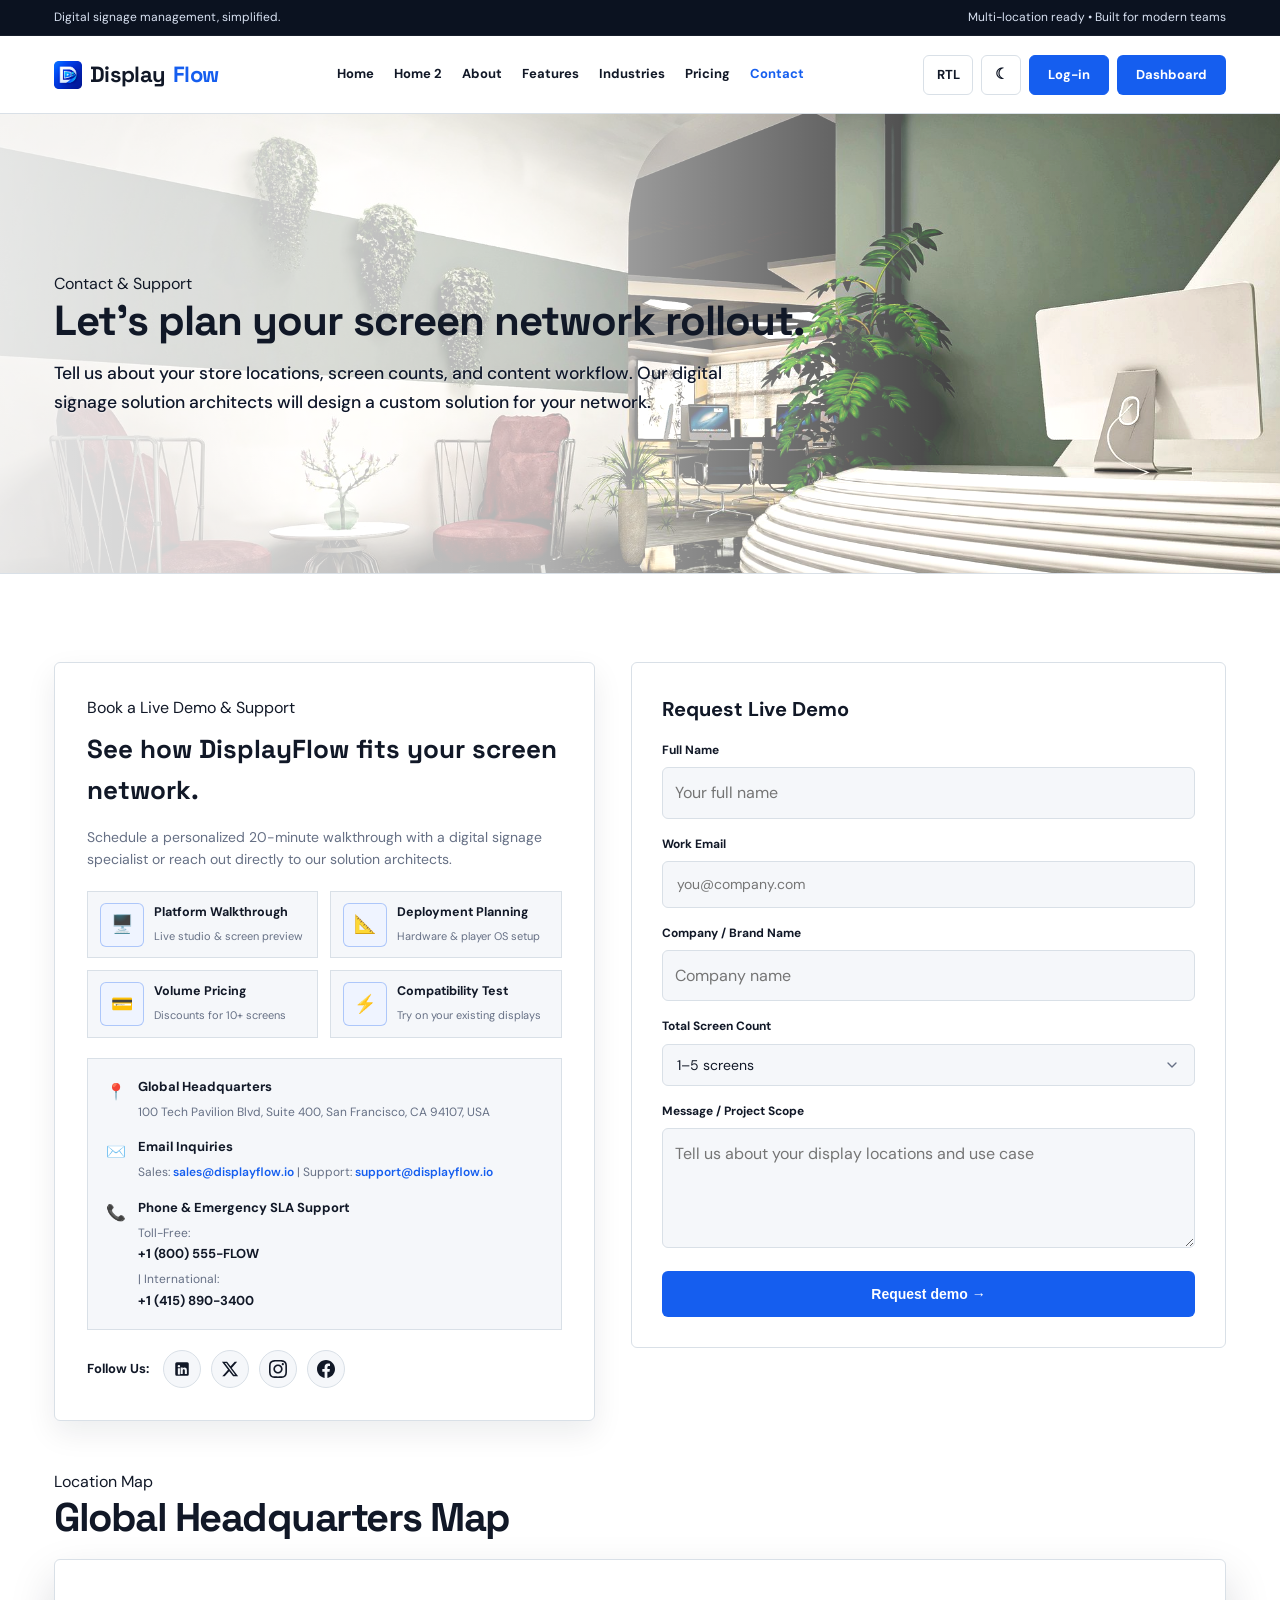
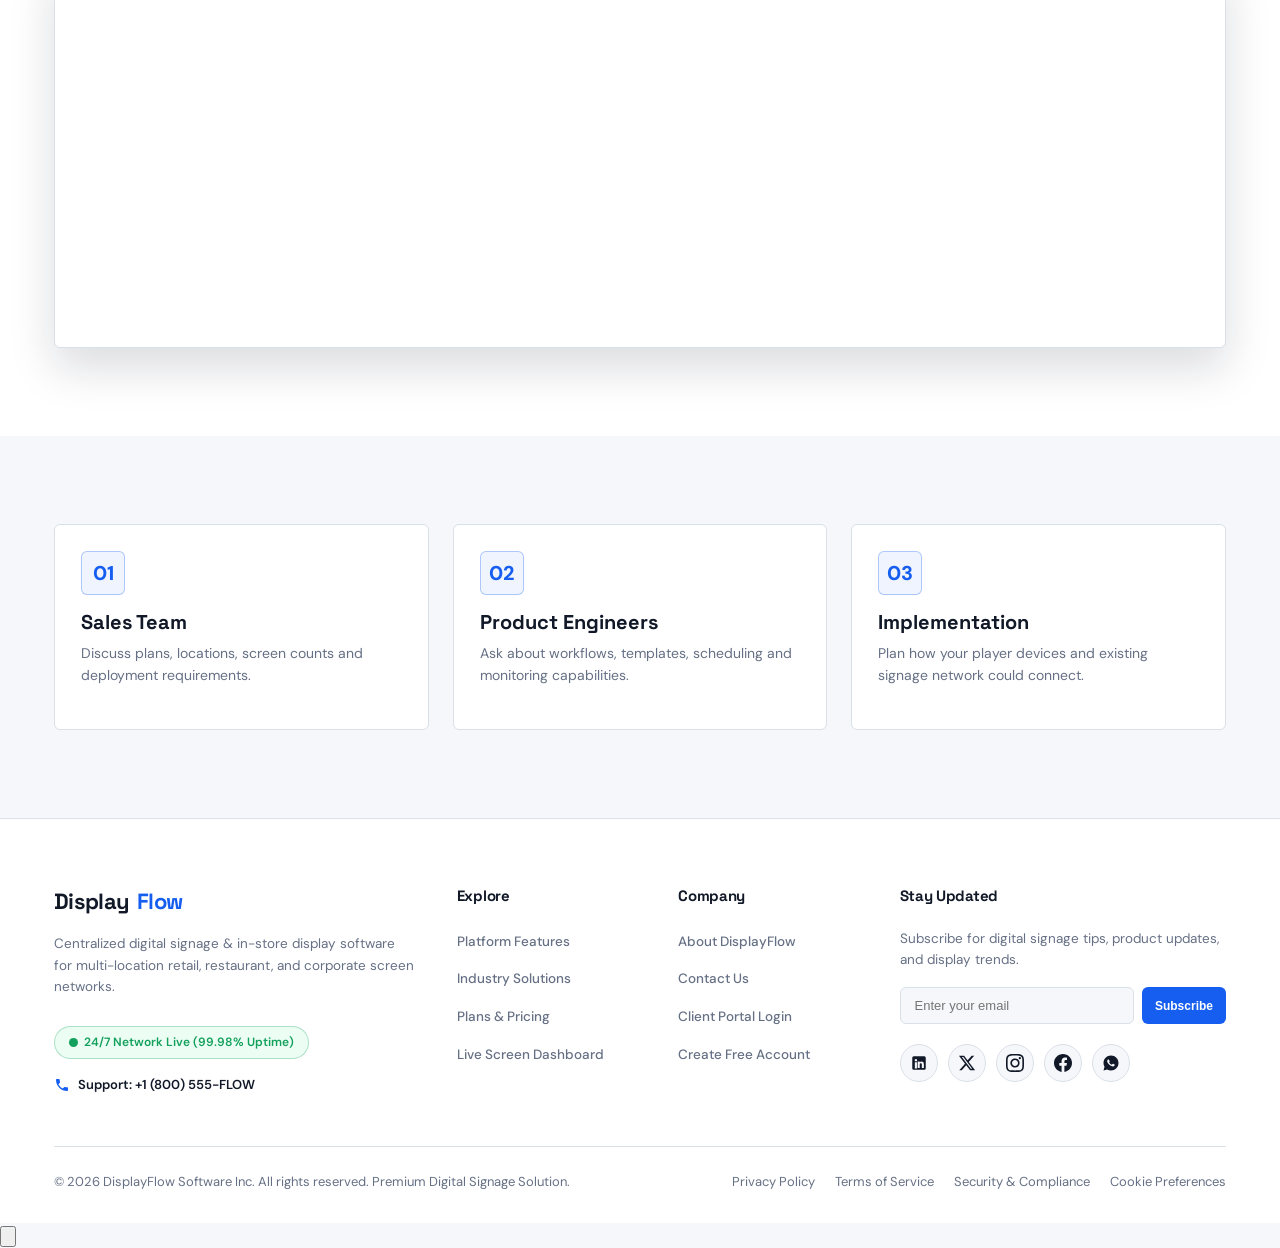
<file: contact.html>
<!doctype html>
<html lang="en">

<head>
  <meta charset="utf-8">
  <meta name="viewport" content="width=device-width,initial-scale=1">
  <meta name="description"
    content="DisplayFlow digital signage platform for content, playlists, scheduling and screen monitoring.">
  <link rel="icon" href="assets/images/favicon.svg">
  <title>Contact | DisplayFlow</title>
  <link rel="stylesheet" href="assets/style.css">
</head>

<body>
  <div class="topbar">
    <div class="container"><span>Digital signage management, simplified.</span><span>Multi-location ready • Built for
        modern teams</span></div>
  </div>
  <nav class="nav">
    <div class="container navin"><a href="index.html" class="logo"><img src="assets/images/favicon.png"
          alt="DisplayFlow Logo" class="logo-icon">Display<b>Flow</b></a>
      <div class="navlinks"><a class="" href="index.html">Home</a><a class="" href="home-2.html">Home 2</a><a class=""
          href="about.html">About</a><a class="" href="features.html">Features</a><a class=""
          href="industries.html">Industries</a><a class="" href="pricing.html">Pricing</a><a class="active"
          href="contact.html">Contact</a></div>
      <div class="navtools"><button class="toolbtn" id="rtl-toggle" aria-label="Toggle RTL">RTL</button><button
          class="toolbtn" id="theme-toggle" aria-label="Toggle theme">☾</button><a class="btn btn-primary"
          href="login.html">Log-in</a><a class="btn btn-primary" href="dashboard.html">Dashboard</a></div>
      <div class="mobile" id="mobile-menu">☰</div>
    </div>
    <div class="mobile-panel" id="mobile-panel">
      <div class="mobile-nav-links">
        <a href="index.html">Home</a>
        <a href="home-2.html">Home 2</a>
        <a href="about.html">About</a>
        <a href="features.html">Features</a>
        <a href="industries.html">Industries</a>
        <a href="pricing.html">Pricing</a>
        <a class="active" href="contact.html">Contact</a>
      </div>
      <div class="mobile-tools-row">
        <button class="toolbtn rtl-toggle-btn" aria-label="Toggle RTL">RTL</button>
        <button class="toolbtn theme-toggle-btn" aria-label="Toggle theme">☾ Theme</button>
      </div>
      <div class="mobile-actions-row">
        <a class="btn btn-primary" href="login.html">Log-in</a>
        <a class="btn btn-primary" href="dashboard.html">Dashboard</a>
      </div>
    </div>
  </nav>
  <main>
    <section class="subhero">
      <div class="subhero-bg" aria-hidden="true">
        <img src="assets/images/hero_contact_bg.jpg" alt="" class="subhero-bg-img" loading="eager">
        <div class="subhero-bg-gradient"></div>
      </div>
      <div class="container subhero-container">
        <div class="eyebrow">Contact & Support</div>
        <h1>Let's plan your screen network rollout.</h1>
        <p>Tell us about your store locations, screen counts, and content workflow. Our digital signage solution
          architects will design a custom solution for your network.</p>
      </div>
    </section>

    <!-- Section 1: Main Contact & Demo Request Workspace -->
    <section class="section white">
      <div class="container">
        <div class="contact-main-grid">

          <!-- Left Column: Demo Overview & Direct Contact Info -->
          <div class="contact-info-panel">
            <div class="eyebrow">Book a Live Demo & Support</div>
            <h2>See how DisplayFlow fits your screen network.</h2>
            <p style="color:var(--muted); font-size:14px; margin-bottom:20px;">Schedule a personalized 20-minute
              walkthrough with a digital signage specialist or reach out directly to our solution architects.</p>

            <!-- Walkthrough Benefits Grid -->
            <div class="demo-benefits-grid">
              <div class="benefit-chip">
                <span class="icon">🖥️</span>
                <div>
                  <strong>Platform Walkthrough</strong>
                  <span>Live studio & screen preview</span>
                </div>
              </div>
              <div class="benefit-chip">
                <span class="icon">📐</span>
                <div>
                  <strong>Deployment Planning</strong>
                  <span>Hardware & player OS setup</span>
                </div>
              </div>
              <div class="benefit-chip">
                <span class="icon">💳</span>
                <div>
                  <strong>Volume Pricing</strong>
                  <span>Discounts for 10+ screens</span>
                </div>
              </div>
              <div class="benefit-chip">
                <span class="icon">⚡</span>
                <div>
                  <strong>Compatibility Test</strong>
                  <span>Try on your existing displays</span>
                </div>
              </div>
            </div>

            <!-- Contact Channels Box -->
            <div class="contact-channels-box">
              <div class="c-channel">
                <span class="c-icon">📍</span>
                <div>
                  <strong>Global Headquarters</strong>
                  <span>100 Tech Pavilion Blvd, Suite 400, San Francisco, CA 94107, USA</span>
                </div>
              </div>
              <div class="c-channel">
                <span class="c-icon">✉️</span>
                <div>
                  <strong>Email Inquiries</strong>
                  <span>Sales: <a href="mailto:sales@displayflow.io">sales@displayflow.io</a> | Support: <a
                      href="mailto:support@displayflow.io">support@displayflow.io</a></span>
                </div>
              </div>
              <div class="c-channel">
                <span class="c-icon">📞</span>
                <div>
                  <strong>Phone & Emergency SLA Support</strong>
                  <span>Toll-Free: <strong>+1 (800) 555-FLOW</strong> | International: <strong>+1 (415)
                      890-3400</strong></span>
                </div>
              </div>
            </div>

            <!-- Social Media Links -->
            <div style="margin-top:20px; display:flex; align-items:center; gap:14px;">
              <span style="font-weight:700; font-size:13px; color:var(--ink);">Follow Us:</span>
              <div class="social-icons" style="margin:0;">
                <a href="#" class="social-icon" aria-label="LinkedIn" title="LinkedIn"><svg viewBox="0 0 24 24">
                    <path
                      d="M19 3a2 2 0 0 1 2 2v14a2 2 0 0 1-2 2H5a2 2 0 0 1-2-2V5a2 2 0 0 1 2-2h14m-.5 15.5v-5.3a3.26 3.26 0 0 0-3.26-3.26c-.85 0-1.84.52-2.28 1.3v-1.11h-2.79v8.37h2.79v-4.93c0-.77.62-1.4 1.39-1.4a1.4 1.4 0 0 1 1.4 1.4v4.93h2.75M6.46 10.9v8.37H9.25V10.9H6.46M7.86 6.54a1.63 1.63 0 1 0 0 3.26 1.63 1.63 0 0 0 0-3.26Z" />
                  </svg></a>
                <a href="#" class="social-icon" aria-label="X" title="X (Twitter)"><svg viewBox="0 0 24 24">
                    <path
                      d="M18.244 2.25h3.308l-7.227 8.26 8.502 11.24H16.17l-5.214-6.817L4.99 21.75H1.68l7.73-8.835L1.254 2.25H8.08l4.713 6.231zm-1.161 17.52h1.833L7.084 4.126H5.117z" />
                  </svg></a>
                <a href="#" class="social-icon" aria-label="Instagram" title="Instagram"><svg viewBox="0 0 24 24">
                    <path
                      d="M12 2.163c3.204 0 3.584.012 4.85.07 3.252.148 4.771 1.691 4.919 4.919.058 1.265.069 1.645.069 4.849 0 3.205-.012 3.584-.069 4.849-.149 3.225-1.664 4.771-4.919 4.919-1.266.058-1.644.07-4.85.07-3.204 0-3.584-.012-4.849-.07-3.26-.149-4.771-1.699-4.919-4.92-.058-1.265-.07-1.644-.07-4.849 0-3.204.013-3.583.07-4.849.149-3.227 1.664-4.771 4.919-4.919 1.266-.057 1.645-.069 4.849-.069zm0-2.163c-3.259 0-3.667.014-4.947.072-4.358.2-6.78 2.618-6.98 6.98-.059 1.281-.073 1.689-.073 4.948 0 3.259.014 3.668.072 4.948.2 4.358 2.618 6.78 6.98 6.98 1.281.058 1.689.072 4.948.072 3.259 0 3.668-.014 4.948-.072 4.354-.2 6.782-2.618 6.979-6.98.059-1.28.073-1.689.073-4.948 0-3.259-.014-3.667-.072-4.947-.196-4.354-2.617-6.78-6.979-6.98-1.281-.059-1.69-.073-4.949-.073zm0 5.838c-3.403 0-6.162 2.759-6.162 6.162s2.759 6.163 6.162 6.163 6.162-2.759 6.162-6.163c0-3.403-2.759-6.162-6.162-6.162zm0 10.162c-2.209 0-4-1.79-4-4 0-2.209 1.791-4 4-4s4 1.791 4 4c0 2.21-1.791 4-4 4zm6.406-11.845c-.796 0-1.441.645-1.441 1.44s.645 1.44 1.441 1.44c.795 0 1.439-.645 1.439-1.44s-.644-1.44-1.439-1.44z" />
                  </svg></a>
                <a href="#" class="social-icon" aria-label="Facebook" title="Facebook"><svg viewBox="0 0 24 24">
                    <path
                      d="M24 12.073c0-6.627-5.373-12-12-12s-12 5.373-12 12c0 5.99 4.388 10.954 10.125 11.854v-8.385H7.078v-3.47h3.047V9.43c0-3.007 1.792-4.669 4.533-4.669 1.312 0 2.686.235 2.686.235v2.953H15.83c-1.491 0-1.956.925-1.956 1.874v2.25h3.328l-.532 3.47h-2.796v8.385C19.612 23.027 24 18.062 24 12.073z" />
                  </svg></a>
              </div>
            </div>
          </div>

          <!-- Right Column: Demo Form Box -->
          <form class="formbox"
            onsubmit="event.preventDefault(); window.showToast('Demo request received! Our team will contact you shortly.', 'success');">
            <h3 style="margin-top:0; margin-bottom:16px; font-size:20px; color:var(--ink);">Request Live Demo</h3>
            <div class="field">
              <label>Full Name</label>
              <input required placeholder="Your full name">
            </div>
            <div class="field">
              <label>Work Email</label>
              <input type="email" required placeholder="you@company.com">
            </div>
            <div class="field">
              <label>Company / Brand Name</label>
              <input required placeholder="Company name">
            </div>
            <div class="field">
              <label for="contact-screen-count">Total Screen Count</label>
              <select id="contact-screen-count" name="screen_count">
                <option>1–5 screens</option>
                <option>6–25 screens</option>
                <option>26–100 screens</option>
                <option>100+ enterprise screens</option>
              </select>
            </div>
            <div class="field">
              <label>Message / Project Scope</label>
              <textarea placeholder="Tell us about your display locations and use case"></textarea>
            </div>
            <button class="btn btn-primary btn-block-contact" type="submit">Request demo →</button>
          </form>
        </div>

        <!-- Section 2: Real Interactive Location Map -->
        <div style="margin-top:48px;">
          <div class="section-head" style="text-align:left; margin-bottom:18px;">
            <div class="eyebrow">Location Map</div>
            <h2>Global Headquarters Map</h2>
          </div>
          <div class="real-map-wrapper">
            <iframe
              src="https://www.google.com/maps/embed?pb=!1m18!1m12!1m3!1d3153.086488344604!2d-122.3985!3d37.7858!2m3!1f0!2f0!3f0!3m2!1i1024!2i768!4f13.1!3m3!1m2!1s0x8085807ded878931%3A0xe5a363297a783777!2sSan%20Francisco%2C%20CA!5e0!3m2!1sen!2sus!4v1700000000000!5m2!1sen!2sus"
              width="100%" height="380" style="border:0; width:100%; border-radius:var(--radius);" allowfullscreen=""
              loading="lazy" referrerpolicy="no-referrer-when-downgrade"
              title="DisplayFlow San Francisco HQ Map"></iframe>
          </div>
        </div>
      </div>
    </section>

    <section class="section">
      <div class="container cards">
        <div class="card">
          <div class="icon">01</div>
          <h3>Sales Team</h3>
          <p>Discuss plans, locations, screen counts and deployment requirements.</p>
        </div>
        <div class="card">
          <div class="icon">02</div>
          <h3>Product Engineers</h3>
          <p>Ask about workflows, templates, scheduling and monitoring capabilities.</p>
        </div>
        <div class="card">
          <div class="icon">03</div>
          <h3>Implementation</h3>
          <p>Plan how your player devices and existing signage network could connect.</p>
        </div>
      </div>
    </section>
  </main>
  <footer class="footer">
    <div class="container">
      <div class="footer-grid">
        <div class="footer-col">
          <a href="index.html" class="logo">Display<b>Flow</b></a>
          <p style="margin-top:14px">Centralized digital signage & in-store display software for multi-location retail,
            restaurant, and corporate screen networks.</p>
          <div class="status-chip">
            <span class="pulse-dot"></span> 24/7 Network Live (99.98% Uptime)
          </div>
          <div class="contact-phone">
            <svg viewBox="0 0 24 24">
              <path
                d="M6.62 10.79c1.44 2.83 3.76 5.14 6.59 6.59l2.2-2.2c.27-.27.67-.36 1.02-.24 1.12.37 2.33.57 3.57.57.55 0 1 .45 1 1V20c0 .55-.45 1-1 1-9.39 0-17-7.61-17-17 0-.55.45-1 1-1h3.5c.55 0 1 .45 1 1 0 1.25.2 2.45.57 3.57.11.35.03.74-.25 1.02l-2.2 2.2z" />
            </svg>
            <span>Support: +1 (800) 555-FLOW</span>
          </div>
        </div>

        <div class="footer-col">
          <h4>Explore</h4>
          <ul class="footer-links">
            <li><a href="features.html">Platform Features</a></li>
            <li><a href="industries.html">Industry Solutions</a></li>
            <li><a href="pricing.html">Plans & Pricing</a></li>
            <li><a href="dashboard.html">Live Screen Dashboard</a></li>
          </ul>
        </div>

        <div class="footer-col">
          <h4>Company</h4>
          <ul class="footer-links">
            <li><a href="about.html">About DisplayFlow</a></li>
            <li><a href="contact.html">Contact Us</a></li>
            <li><a href="login.html">Client Portal Login</a></li>
            <li><a href="signup.html">Create Free Account</a></li>
          </ul>
        </div>

        <div class="footer-col">
          <h4>Stay Updated</h4>
          <p>Subscribe for digital signage tips, product updates, and display trends.</p>
          <form class="newsletter-form">
            <input type="email" placeholder="Enter your email" required aria-label="Email Address">
            <button type="submit" class="btn btn-primary btn-sm">Subscribe</button>
          </form>
          <div class="social-icons" style="margin-top: 18px;">
            <a href="#" class="social-icon" aria-label="LinkedIn" title="LinkedIn">
              <svg viewBox="0 0 24 24">
                <path
                  d="M19 3a2 2 0 0 1 2 2v14a2 2 0 0 1-2 2H5a2 2 0 0 1-2-2V5a2 2 0 0 1 2-2h14m-.5 15.5v-5.3a3.26 3.26 0 0 0-3.26-3.26c-.85 0-1.84.52-2.28 1.3v-1.11h-2.79v8.37h2.79v-4.93c0-.77.62-1.4 1.39-1.4a1.4 1.4 0 0 1 1.4 1.4v4.93h2.75M6.46 10.9v8.37H9.25V10.9H6.46M7.86 6.54a1.63 1.63 0 1 0 0 3.26 1.63 1.63 0 0 0 0-3.26Z" />
              </svg>
            </a>
            <a href="#" class="social-icon" aria-label="X" title="X (Twitter)">
              <svg viewBox="0 0 24 24">
                <path
                  d="M18.244 2.25h3.308l-7.227 8.26 8.502 11.24H16.17l-5.214-6.817L4.99 21.75H1.68l7.73-8.835L1.254 2.25H8.08l4.713 6.231zm-1.161 17.52h1.833L7.084 4.126H5.117z" />
              </svg>
            </a>
            <a href="#" class="social-icon" aria-label="Instagram" title="Instagram">
              <svg viewBox="0 0 24 24">
                <path
                  d="M12 2.163c3.204 0 3.584.012 4.85.07 3.252.148 4.771 1.691 4.919 4.919.058 1.265.069 1.645.069 4.849 0 3.205-.012 3.584-.069 4.849-.149 3.225-1.664 4.771-4.919 4.919-1.266.058-1.644.07-4.85.07-3.204 0-3.584-.012-4.849-.07-3.26-.149-4.771-1.699-4.919-4.92-.058-1.265-.07-1.644-.07-4.849 0-3.204.013-3.583.07-4.849.149-3.227 1.664-4.771 4.919-4.919 1.266-.057 1.645-.069 4.849-.069zm0-2.163c-3.259 0-3.667.014-4.947.072-4.358.2-6.78 2.618-6.98 6.98-.059 1.281-.073 1.689-.073 4.948 0 3.259.014 3.668.072 4.948.2 4.358 2.618 6.78 6.98 6.98 1.281.058 1.689.072 4.948.072 3.259 0 3.668-.014 4.948-.072 4.354-.2 6.782-2.618 6.979-6.98.059-1.28.073-1.689.073-4.948 0-3.259-.014-3.667-.072-4.947-.196-4.354-2.617-6.78-6.979-6.98-1.281-.059-1.69-.073-4.949-.073zm0 5.838c-3.403 0-6.162 2.759-6.162 6.162s2.759 6.163 6.162 6.163 6.162-2.759 6.162-6.163c0-3.403-2.759-6.162-6.162-6.162zm0 10.162c-2.209 0-4-1.79-4-4 0-2.209 1.791-4 4-4s4 1.791 4 4c0 2.21-1.791 4-4 4zm6.406-11.845c-.796 0-1.441.645-1.441 1.44s.645 1.44 1.441 1.44c.795 0 1.439-.645 1.439-1.44s-.644-1.44-1.439-1.44z" />
              </svg>
            </a>
            <a href="#" class="social-icon" aria-label="Facebook" title="Facebook">
              <svg viewBox="0 0 24 24">
                <path
                  d="M24 12.073c0-6.627-5.373-12-12-12s-12 5.373-12 12c0 5.99 4.388 10.954 10.125 11.854v-8.385H7.078v-3.47h3.047V9.43c0-3.007 1.792-4.669 4.533-4.669 1.312 0 2.686.235 2.686.235v2.953H15.83c-1.491 0-1.956.925-1.956 1.874v2.25h3.328l-.532 3.47h-2.796v8.385C19.612 23.027 24 18.062 24 12.073z" />
              </svg>
            </a>
            <a href="#" class="social-icon" aria-label="WhatsApp" title="WhatsApp">
              <svg viewBox="0 0 24 24">
                <path
                  d="M12.001 2c5.523 0 10 4.477 10 10s-4.477 10-10 10a9.95 9.95 0 0 1-5.03-1.355L2.005 22l1.352-4.968A9.95 9.95 0 0 1 2.001 12c0-5.523 4.477-10 10-10zM8.593 7.3l-.2.008a1 1 0 0 0-.372.1a1.3 1.3 0 0 0-.294.228c-.12.113-.188.211-.261.306A2.73 2.73 0 0 0 6.9 9.62c.002.49.13.967.33 1.413c.409.902 1.082 1.857 1.97 2.742c.214.213.424.427.65.626a9.45 9.45 0 0 0 3.84 2.046l.568.087c.185.01.37-.004.556-.013a2 2 0 0 0 .833-.231a5 5 0 0 0 .383-.22q.001.002.125-.09c.135-.1.218-.171.33-.288q.126-.13.21-.302c.078-.163.156-.474.188-.733c.024-.198.017-.306.014-.373c-.004-.107-.093-.218-.19-.265l-.582-.261s-.87-.379-1.402-.621a.5.5 0 0 0-.176-.041a.48.48 0 0 0-.378.127c-.005-.002-.072.055-.795.931a.35.35 0 0 1-.368.13a1.4 1.4 0 0 1-.191-.066c-.124-.052-.167-.072-.252-.108a6 6 0 0 1-1.575-1.003c-.126-.11-.243-.23-.363-.346a6.3 6.3 0 0 1-1.02-1.268l-.059-.095a1 1 0 0 1-.102-.205c-.038-.147.061-.265.061-.265s.243-.266.356-.41c.11-.14.203-.276.263-.373c.118-.19.155-.385.093-.536q-.42-1.026-.868-2.041c-.059-.134-.234-.23-.393-.249q-.081-.01-.162-.016a3 3 0 0 0-.403.004z" />
              </svg>
            </a>
          </div>
        </div>
      </div>

      <div class="footer-bottom">
        <div>
          © <span data-year>2026</span> DisplayFlow Software Inc. All rights reserved. Premium Digital Signage Solution.
        </div>
        <div class="footer-legal-links">
          <a href="#">Privacy Policy</a>
          <a href="#">Terms of Service</a>
          <a href="#">Security & Compliance</a>
          <a href="#">Cookie Preferences</a>
        </div>
      </div>
    </div>
  </footer>
  <script src="assets/main.js"></script>
</body>

</html>
</file>
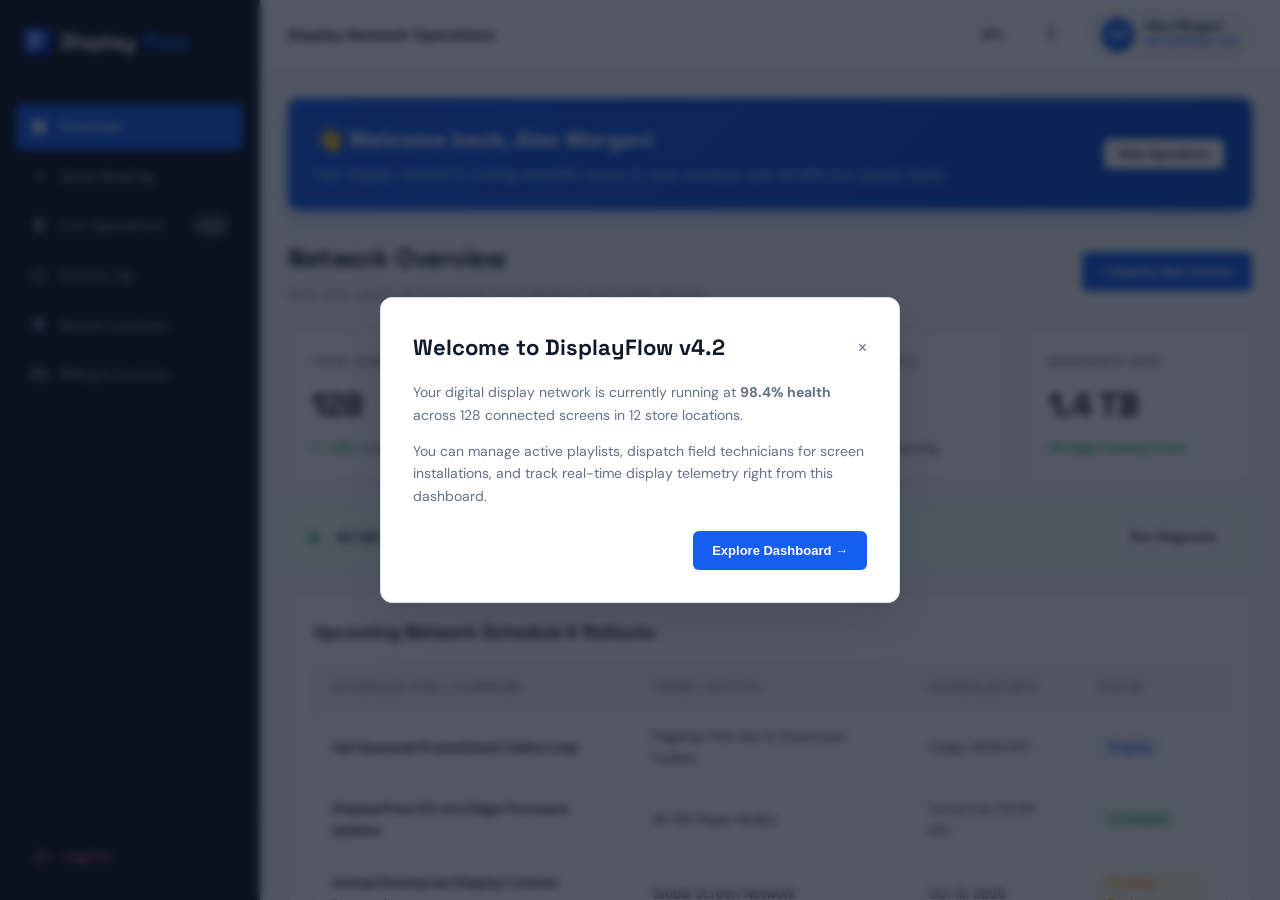
<file: dashboard.html>
<!doctype html>
<html lang="en">
<head>
  <meta charset="utf-8">
  <meta name="viewport" content="width=device-width, initial-scale=1">
  <meta name="description" content="DisplayFlow Digital Signage Client Control Dashboard SPA.">
  <link rel="icon" href="assets/images/favicon.png">
  <title>Dashboard | DisplayFlow Signage</title>
  <link rel="stylesheet" href="assets/style.css">
</head>
<body class="dash-page">

  <div class="dash-layout">
    <!-- Backdrop Overlay for Mobile Sidebar Drawer -->
    <div class="dash-overlay" id="dash-overlay"></div>

    <!-- Sticky Left Sidebar (.dside / .dash-sidebar) -->
    <aside class="dside dash-sidebar" id="dash-sidebar">
      <div class="dside-header">
        <a href="index.html" class="logo"><img src="assets/images/favicon.png" alt="DisplayFlow Logo" class="logo-icon">Display<b>Flow</b></a>
      </div>

      <!-- Mobile Sidebar Profile & Controls -->
      <div class="mobile-sidebar-profile">
        <div class="user-chip">
          <div class="user-avatar">AM</div>
          <div class="user-info">
            <span class="user-name">Alex Morgan</span>
            <span class="user-tier">Enterprise Tier</span>
          </div>
        </div>
        <div class="mobile-tools-row">
          <button class="toolbtn rtl-toggle-btn" aria-label="Toggle RTL">RTL</button>
          <button class="toolbtn theme-toggle-btn" aria-label="Toggle theme">☾ Theme</button>
        </div>
      </div>

      <nav class="dside-nav">
        <a href="#overview" class="dash-nav-item active" onclick="switchDashTab('overview')">
          <svg viewBox="0 0 24 24"><path d="M3 13h8V3H3v10zm0 8h8v-6H3v6zm10 0h8V11h-8v10zm0-18v6h8V3h-8z"/></svg>
          <span>Overview</span>
        </a>
        <a href="#quick-booking" class="dash-nav-item" onclick="switchDashTab('quick-booking')">
          <svg viewBox="0 0 24 24"><path d="M19 13h-6v6h-2v-6H5v-2h6V5h2v6h6v2z"/></svg>
          <span>Quick Booking</span>
        </a>
        <a href="#live-tracking" class="dash-nav-item" onclick="switchDashTab('live-tracking')">
          <svg viewBox="0 0 24 24"><path d="M12 2C8.13 2 5 5.13 5 9c0 5.25 7 13 7 13s7-7.75 7-13c0-3.87-3.13-7-7-7zm0 9.5c-1.38 0-2.5-1.12-2.5-2.5s1.12-2.5 2.5-2.5 2.5 1.12 2.5 2.5-1.12 2.5-2.5 2.5z"/></svg>
          <span>Live Operations</span>
          <span class="badge-count">Live</span>
        </a>
        <a href="#history" class="dash-nav-item" onclick="switchDashTab('history')">
          <svg viewBox="0 0 24 24"><path d="M13 3c-4.97 0-9 4.03-9 9H1l3.89 3.89.07.14L9 12H6c0-3.87 3.13-7 7-7s7 3.13 7 7-3.13 7-7 7c-1.93 0-3.68-.79-4.94-2.06l-1.42 1.42C8.27 19.99 10.51 21 13 21c4.97 0 9-4.03 9-9s-4.03-9-9-9zm-1 5v5l4.28 2.54.72-1.21-3.5-2.08V8H12z"/></svg>
          <span>History Log</span>
        </a>
        <a href="#saved-locations" class="dash-nav-item" onclick="switchDashTab('saved-locations')">
          <svg viewBox="0 0 24 24"><path d="M12 2C8.13 2 5 5.13 5 9c0 5.25 7 13 7 13s7-7.75 7-13c0-3.87-3.13-7-7-7zm-1 10h-2V7h2v5zm4 0h-2V7h2v5z"/></svg>
          <span>Saved Locations</span>
        </a>
        <a href="#billing-section" class="dash-nav-item" onclick="switchDashTab('billing-section')">
          <svg viewBox="0 0 24 24"><path d="M20 4H4c-1.11 0-1.99.89-1.99 2L2 18c0 1.11.89 2 2 2h16c1.11 0 2-.89 2-2V6c0-1.11-.89-2-2-2zm0 14H4v-6h16v6zm0-10H4V6h16v2z"/></svg>
          <span>Billing & Invoices</span>
        </a>
      </nav>

      <div class="dside-footer">
        <a href="#" class="dash-nav-item" onclick="triggerLogoutModal(event)" style="color: #f87171;">
          <svg viewBox="0 0 24 24"><path d="M17 7l-1.41 1.41L18.17 11H8v2h10.17l-2.58 2.58L17 17l5-5zM4 5h8V3H4c-1.1 0-2 .9-2 2v14c0 1.1.9 2 2 2h8v-2H4V5z"/></svg>
          <span>LogOut</span>
        </a>
      </div>
    </aside>

    <!-- Main Workspace -->
    <main class="dash-main">
      <!-- Topbar Header -->
      <header class="dash-topbar">
        <div class="dash-topbar-left">
          <button class="dash-hamburger" id="dash-hamburger" aria-label="Toggle Navigation Drawer">☰</button>
          <span style="font-weight: 700; font-size: 15px; color: var(--ink);">Display Network Operations</span>
        </div>

        <div class="dash-topbar-right">
          <button class="toolbtn" id="rtl-toggle">RTL</button>
          <button class="toolbtn" id="theme-toggle" aria-label="Toggle Dark/Light Mode">☾</button>
          
          <!-- User Chip -->
          <div class="user-chip">
            <div class="user-avatar">AM</div>
            <div class="user-info">
              <span class="user-name">Alex Morgan</span>
              <span class="user-tier">Enterprise Tier</span>
            </div>
          </div>
        </div>
      </header>

      <!-- Scrollable Content Viewport -->
      <div class="dash-content">

        <!-- 1. OVERVIEW PANEL -->
        <section class="dash-panel active" id="overview">
          <!-- Welcome Message Banner -->
          <div class="dash-welcome-banner">
            <div>
              <h2>👋 Welcome back, Alex Morgan!</h2>
              <p>Your display network is running smoothly across 12 store locations with 99.98% SLA uptime today.</p>
            </div>
            <div style="display:flex; gap:10px;">
              <button class="btn btn-light btn-sm" onclick="switchDashTab('live-tracking')">View Operations</button>
            </div>
          </div>

          <div class="panel-header">
            <div>
              <h1>Network Overview</h1>
              <p class="panel-subtitle">Real-time status of connected store displays and media players.</p>
            </div>
            <button class="btn btn-primary" onclick="switchDashTab('quick-booking')">+ Deploy New Screen</button>
          </div>

          <!-- KPI Cards -->
          <div class="kpi-grid">
            <div class="kpi-card">
              <div class="kpi-title">Total Screens</div>
              <div class="kpi-value">128</div>
              <div class="kpi-sub"><span class="trend-up">↑ +12%</span> vs last month</div>
            </div>
            <div class="kpi-card">
              <div class="kpi-title">Online Health</div>
              <div class="kpi-value" style="color:var(--green)">98.4%</div>
              <div class="kpi-sub"><span class="trend-up">● 126 Active</span> 2 Syncing</div>
            </div>
            <div class="kpi-card">
              <div class="kpi-title">Active Playlists</div>
              <div class="kpi-value">42</div>
              <div class="kpi-sub"><span>18 Promo Loops Running</span></div>
            </div>
            <div class="kpi-card">
              <div class="kpi-title">Bandwidth Used</div>
              <div class="kpi-value">1.4 TB</div>
              <div class="kpi-sub"><span class="trend-up">4K Edge Caching Active</span></div>
            </div>
          </div>

          <!-- Active Status Summary Banner -->
          <div class="status-banner">
            <div class="status-banner-text">
              <span class="pulse-dot"></span>
              <span>All 128 Display Players Connected • 0 Critical System Alerts</span>
            </div>
            <button class="btn btn-sm btn-light" onclick="showToast('System Diagnostics Clean: All nodes operational', 'success')">Run Diagnostic</button>
          </div>

          <!-- Upcoming Items List -->
          <div class="panel-box">
            <h3>Upcoming Network Schedule & Rollouts</h3>
            <div class="table-responsive">
              <table class="dash-table">
                <thead>
                  <tr>
                    <th>Scheduled Item / Campaign</th>
                    <th>Target Outlets</th>
                    <th>Scheduled Date</th>
                    <th>Status</th>
                  </tr>
                </thead>
                <tbody>
                  <tr>
                    <td><strong>Fall Seasonal Promotional Video Loop</strong></td>
                    <td>Flagship Fifth Ave & Downtown Outlets</td>
                    <td>Today, 18:00 EST</td>
                    <td><span class="badge-status badge-info">Staging</span></td>
                  </tr>
                  <tr>
                    <td><strong>DisplayFlow OS v4.2 Edge Firmware Update</strong></td>
                    <td>All 128 Player Nodes</td>
                    <td>Tomorrow, 02:00 EST</td>
                    <td><span class="badge-status badge-success">Scheduled</span></td>
                  </tr>
                  <tr>
                    <td><strong>Annual Enterprise Display License Renewal</strong></td>
                    <td>Global Screen Network</td>
                    <td>Oct 15, 2026</td>
                    <td><span class="badge-status badge-warning">Pending Review</span></td>
                  </tr>
                </tbody>
              </table>
            </div>
          </div>
        </section>

        <!-- 2. QUICK BOOKING / SCREEN DEPLOYMENT PANEL -->
        <section class="dash-panel" id="quick-booking">
          <div class="panel-header">
            <div>
              <h1>Quick Booking & Screen Deployment</h1>
              <p class="panel-subtitle">Reserve new display hardware, request field technician setup, or dispatch content loops.</p>
            </div>
          </div>

          <div class="dash-split-2">
            <!-- Reservation Form -->
            <div class="panel-box">
              <h3>Deployment Reservation Form</h3>
              <form id="booking-form" onsubmit="event.preventDefault(); showToast('Screen Deployment Reservation Confirmed!', 'success'); switchDashTab('live-tracking');">
                <div class="field">
                  <label for="booking-location-select">Select Target Location / Store Outlet</label>
                  <select id="booking-location-select" required>
                    <option value="Fifth Ave Flagship Store">Fifth Ave Flagship Store (New York)</option>
                    <option value="Downtown Metro Mall">Downtown Metro Mall (Chicago)</option>
                    <option value="Airport Terminal 3 Video Wall">Airport Terminal 3 Video Wall (LAX)</option>
                    <option value="Westside Retail Plaza">Westside Retail Plaza (San Francisco)</option>
                    <option value="Suburban Center Outlet">Suburban Center Outlet (Dallas)</option>
                  </select>
                </div>

                <div class="field">
                  <label for="screen-count-input">Number of Screen Nodes to Deploy</label>
                  <input type="number" id="screen-count-input" min="1" max="50" value="4" required>
                </div>

                <div class="field">
                  <label for="service-tier-select">Service & Hardware Package Tier</label>
                  <select id="service-tier-select">
                    <option value="1">Standard 4K Player Hardware ($45 / screen setup)</option>
                    <option value="1.3">High-Brightness Outdoor Display Package ($58.50 / screen setup)</option>
                    <option value="1.8">Ultra-HD Video Wall Array Package ($81 / screen setup)</option>
                  </select>
                </div>

                <div class="field">
                  <label for="deployment-date">Preferred Installation Date & Time</label>
                  <input type="datetime-local" id="deployment-date" required value="2026-09-28T09:00">
                </div>

                <div class="field">
                  <label for="booking-notes">Special On-Site Instructions</label>
                  <textarea id="booking-notes" placeholder="Mounting instructions, HDMI pass-through, network wall outlet specs..."></textarea>
                </div>

                <button type="submit" class="btn btn-primary btn-block">Confirm Reservation & Request Technician →</button>
              </form>
            </div>

            <!-- Live Fare / Cost Estimator Card -->
            <div>
              <div class="panel-box" style="background: var(--blue-light); border-color: rgba(21,94,239,0.3);">
                <span class="eyebrow">Real-Time Estimator</span>
                <h3 style="margin-top:4px;">Live Cost Estimate</h3>
                <div style="font-family:'Space Grotesk',sans-serif; font-size: 38px; font-weight:800; color:var(--blue);" id="estimated-fare-display">$330.00</div>
                <p style="font-size:13px; color:var(--muted); margin-bottom:16px;">Includes base dispatch fee ($150) + calculated screen hardware setup rate.</p>
                <div style="border-top:1px solid var(--line); padding-top:14px; font-size:12px; color:var(--ink);">
                  ✓ Instant activation on DisplayFlow Cloud Platform<br>
                  ✓ Dedicated field technician dispatch included
                </div>
              </div>

              <!-- Service Inclusions List -->
              <div class="panel-box">
                <h3>Service Inclusions Checklist</h3>
                <ul class="checklist">
                  <li>On-Site Commercial Display Mounting & Wiring</li>
                  <li>DisplayFlow OS Pre-Configured Player Hardware</li>
                  <li>4K UHD Playback & Failover Verification</li>
                  <li>24/7 Remote Telemetry Diagnostics & Monitoring</li>
                  <li>3-Year Commercial Hardware Warranty Replacement</li>
                </ul>
              </div>
            </div>
          </div>
        </section>

        <!-- 3. LIVE OPERATIONS TRACKING PANEL -->
        <section class="dash-panel" id="live-tracking">
          <div class="panel-header">
            <div>
              <h1>Live Operations & Telematics Tracking</h1>
              <p class="panel-subtitle">Real-time status of active field technician dispatches and display playback telemetry.</p>
            </div>
            <span class="badge-status badge-success">● Telemetry Stream Active</span>
          </div>

          <!-- 5-Step Progress Timeline -->
          <div class="panel-box">
            <h3>Deployment & Playback Lifecycle Timeline</h3>
            <div class="timeline">
              <div class="timeline-step completed">
                <div class="timeline-icon">✓</div>
                <div class="timeline-label">Content Scheduled</div>
                <div class="timeline-time">10:00 AM</div>
              </div>
              <div class="timeline-step completed">
                <div class="timeline-icon">✓</div>
                <div class="timeline-label">Edge Sync Dispatched</div>
                <div class="timeline-time">10:15 AM</div>
              </div>
              <div class="timeline-step active">
                <div class="timeline-icon">3</div>
                <div class="timeline-label">Technician On-Site</div>
                <div class="timeline-time">In Progress</div>
              </div>
              <div class="timeline-step">
                <div class="timeline-icon">4</div>
                <div class="timeline-label">Stream Handshake</div>
                <div class="timeline-time">Pending</div>
              </div>
              <div class="timeline-step">
                <div class="timeline-icon">5</div>
                <div class="timeline-label">Live Playback Active</div>
                <div class="timeline-time">Pending</div>
              </div>
            </div>
          </div>

          <div class="dash-split-2">
            <!-- Simulated Route Map Card -->
            <div class="panel-box">
              <h3>Display Network & Dispatch Map</h3>
              <div style="width:100%; height:260px; background:var(--paper); border:1px solid var(--line); border-radius:var(--radius); position:relative; overflow:hidden; display:grid; place-items:center;">
                <!-- Simulated SVG Map Graphic -->
                <svg viewBox="0 0 500 250" style="width:100%; height:100%; opacity:0.75;">
                  <path d="M20,100 Q100,20 200,80 T400,120 T480,200" fill="none" stroke="var(--blue)" stroke-width="2" stroke-dasharray="4,4"/>
                  <!-- Pins -->
                  <g transform="translate(100, 50)">
                    <circle cx="0" cy="0" r="10" fill="rgba(18,160,92,0.2)"/>
                    <circle cx="0" cy="0" r="5" fill="var(--green)"/>
                    <text x="12" y="4" font-size="10" fill="var(--ink)" font-weight="bold">Fifth Ave Outlet (Online)</text>
                  </g>
                  <g transform="translate(250, 100)">
                    <circle cx="0" cy="0" r="12" fill="rgba(21,94,239,0.3)"/>
                    <circle cx="0" cy="0" r="6" fill="var(--blue)"/>
                    <text x="14" y="4" font-size="10" fill="var(--ink)" font-weight="bold">Metro Mall (Tech On-Site)</text>
                  </g>
                  <g transform="translate(410, 160)">
                    <circle cx="0" cy="0" r="10" fill="rgba(18,160,92,0.2)"/>
                    <circle cx="0" cy="0" r="5" fill="var(--green)"/>
                    <text x="12" y="4" font-size="10" fill="var(--ink)" font-weight="bold">Airport T3 (Online)</text>
                  </g>
                </svg>
                <div style="position:absolute; bottom:12px; left:12px; background:var(--card); padding:6px 12px; border-radius:12px; font-size:11px; font-weight:700; border:1px solid var(--line); color:var(--ink);">
                  📍 Active Dispatch Van: Unit #402 (ETA 12 mins)
                </div>
              </div>
            </div>

            <!-- Driver / Technician Details & Telematics Grid -->
            <div>
              <div class="panel-box">
                <h3>Lead Field Engineer</h3>
                <div style="display:flex; align-items:center; gap:14px; margin-bottom:16px;">
                  <div class="user-avatar" style="width:48px; height:48px; font-size:18px;">MV</div>
                  <div>
                    <strong style="font-size:16px; display:block;">Marcus Vance</strong>
                    <span style="font-size:12px; color:var(--muted);">Senior Display Network Architect</span>
                    <div style="font-size:12px; color:var(--amber); margin-top:2px;">★ 4.98 Customer Rating (142 installs)</div>
                  </div>
                </div>
                <div style="font-size:13px; color:var(--ink);">
                  <strong>Dispatch Vehicle:</strong> Mobile Tech Unit #402<br>
                  <strong>Direct Contact:</strong> +1 (555) 019-2834
                </div>
              </div>

              <div class="panel-box">
                <h3>Live Display Telematics Grid</h3>
                <div style="display:grid; grid-template-columns:1fr 1fr; gap:12px;">
                  <div style="background:var(--paper); padding:12px; border-radius:var(--radius); border:1px solid var(--line);">
                    <small style="color:var(--muted); font-size:11px;">Player CPU Speed</small>
                    <strong style="display:block; font-size:18px;">2.4 GHz</strong>
                  </div>
                  <div style="background:var(--paper); padding:12px; border-radius:var(--radius); border:1px solid var(--line);">
                    <small style="color:var(--muted); font-size:11px;">Screen Temp</small>
                    <strong style="display:block; font-size:18px; color:var(--green)">38°C (Cool)</strong>
                  </div>
                  <div style="background:var(--paper); padding:12px; border-radius:var(--radius); border:1px solid var(--line);">
                    <small style="color:var(--muted); font-size:11px;">Signal Strength</small>
                    <strong style="display:block; font-size:18px;">-45 dBm (Strong)</strong>
                  </div>
                  <div style="background:var(--paper); padding:12px; border-radius:var(--radius); border:1px solid var(--line);">
                    <small style="color:var(--muted); font-size:11px;">Frame Rate</small>
                    <strong style="display:block; font-size:18px;">60.0 FPS</strong>
                  </div>
                </div>
              </div>
            </div>
          </div>
        </section>

        <!-- 4. HISTORY LOG PANEL -->
        <section class="dash-panel" id="history">
          <div class="panel-header">
            <div>
              <h1>History Log & Dispatch Records</h1>
              <p class="panel-subtitle">Complete audit trail of network deployment events, maintenance, and invoice receipts.</p>
            </div>
            <button class="btn btn-sm btn-light" onclick="showToast('Exporting complete audit log to CSV...', 'info')">Export Audit Log CSV</button>
          </div>

          <div class="panel-box">
            <div class="table-responsive">
              <table class="dash-table">
                <thead>
                  <tr>
                    <th>Event / Campaign ID</th>
                    <th>Target Outlet</th>
                    <th>Timestamp</th>
                    <th>Status Badge</th>
                    <th>Action</th>
                  </tr>
                </thead>
                <tbody>
                  <tr>
                    <td><strong>#EVT-8921: 4K Display Hardware Upgrade</strong></td>
                    <td>Fifth Ave Flagship Store</td>
                    <td>Sep 24, 2026 - 14:32</td>
                    <td><span class="badge-status badge-success">Completed</span></td>
                    <td><button class="btn btn-sm btn-light" onclick="showToast('Downloading Invoice PDF #DF-8921.pdf...', 'success')">📄 Download Invoice PDF</button></td>
                  </tr>
                  <tr>
                    <td><strong>#EVT-8840: Playlist Content Edge Sync</strong></td>
                    <td>Downtown Metro Mall</td>
                    <td>Sep 22, 2026 - 09:15</td>
                    <td><span class="badge-status badge-success">Completed</span></td>
                    <td><button class="btn btn-sm btn-light" onclick="showToast('Downloading Invoice PDF #DF-8840.pdf...', 'success')">📄 Download Invoice PDF</button></td>
                  </tr>
                  <tr>
                    <td><strong>#EVT-8792: Emergency Router Reset</strong></td>
                    <td>Airport Terminal 3 Video Wall</td>
                    <td>Sep 18, 2026 - 18:44</td>
                    <td><span class="badge-status badge-info">Resolved</span></td>
                    <td><button class="btn btn-sm btn-light" onclick="showToast('Downloading Incident PDF #DF-8792.pdf...', 'success')">📄 Download Report PDF</button></td>
                  </tr>
                  <tr>
                    <td><strong>#EVT-8610: Seasonal Menu Board Update</strong></td>
                    <td>Westside Retail Plaza</td>
                    <td>Sep 10, 2026 - 11:00</td>
                    <td><span class="badge-status badge-success">Completed</span></td>
                    <td><button class="btn btn-sm btn-light" onclick="showToast('Downloading Invoice PDF #DF-8610.pdf...', 'success')">📄 Download Invoice PDF</button></td>
                  </tr>
                </tbody>
              </table>
            </div>
          </div>
        </section>

        <!-- 5. SAVED LOCATIONS PANEL -->
        <section class="dash-panel" id="saved-locations">
          <div class="panel-header">
            <div>
              <h1>Saved Display Outlets & Locations</h1>
              <p class="panel-subtitle">Quickly trigger screen deployments or playlist dispatches to your registered store locations.</p>
            </div>
          </div>

          <div class="location-grid">
            <div class="location-card">
              <div>
                <span class="badge-status badge-success" style="margin-bottom:8px;">● 48 Screens Active</span>
                <h4>Fifth Ave Flagship Store</h4>
                <p>745 5th Ave, New York, NY 10022<br>Default Loop: <em>Fall Promo 4K</em></p>
              </div>
              <button class="btn btn-sm btn-primary book-location-btn" data-location="Fifth Ave Flagship Store">Book Here →</button>
            </div>

            <div class="location-card">
              <div>
                <span class="badge-status badge-success" style="margin-bottom:8px;">● 32 Screens Active</span>
                <h4>Downtown Metro Mall</h4>
                <p>100 N Michigan Ave, Chicago, IL 60601<br>Default Loop: <em>Weekend Sale Specials</em></p>
              </div>
              <button class="btn btn-sm btn-primary book-location-btn" data-location="Downtown Metro Mall">Book Here →</button>
            </div>

            <div class="location-card">
              <div>
                <span class="badge-status badge-warning" style="margin-bottom:8px;">● 16 Screens Active (1 Syncing)</span>
                <h4>Airport Terminal 3 Video Wall</h4>
                <p>1 World Way, Los Angeles, CA 90045<br>Default Loop: <em>Flight Welcome Loop</em></p>
              </div>
              <button class="btn btn-sm btn-primary book-location-btn" data-location="Airport Terminal 3 Video Wall">Book Here →</button>
            </div>

            <div class="location-card">
              <div>
                <span class="badge-status badge-success" style="margin-bottom:8px;">● 24 Screens Active</span>
                <h4>Westside Retail Plaza</h4>
                <p>865 Market St, San Francisco, CA 94103<br>Default Loop: <em>In-Store Dining Menus</em></p>
              </div>
              <button class="btn btn-sm btn-primary book-location-btn" data-location="Westside Retail Plaza">Book Here →</button>
            </div>

            <div class="location-card">
              <div>
                <span class="badge-status badge-success" style="margin-bottom:8px;">● 8 Screens Active</span>
                <h4>Suburban Center Outlet</h4>
                <p>13350 Dallas Pkwy, Dallas, TX 75240<br>Default Loop: <em>Brand Announcement Loop</em></p>
              </div>
              <button class="btn btn-sm btn-primary book-location-btn" data-location="Suburban Center Outlet">Book Here →</button>
            </div>
          </div>
        </section>

        <!-- 6. BILLING & INVOICES PANEL -->
        <section class="dash-panel" id="billing-section">
          <div class="panel-header">
            <div>
              <h1>Billing & Accounting Integrations</h1>
              <p class="panel-subtitle">Manage statement balance, auto-pay preferences, integrated ERP connections, and monthly invoices.</p>
            </div>
          </div>

          <div class="dash-split-2">
            <!-- Statement Balance Card -->
            <div class="panel-box">
              <h3>Statement Account Balance</h3>
              <div style="font-family:'Space Grotesk',sans-serif; font-size: 38px; font-weight:800; color:var(--ink); margin: 8px 0;">$1,450.00</div>
              <p style="color:var(--muted); font-size:13px; margin:0 0 16px;">Next billing cycle date: <strong>October 01, 2026</strong> (Auto-pay ENABLED via Amex ending in 4092)</p>
              <div style="display:flex; gap:10px;">
                <button class="btn btn-primary btn-sm" onclick="showToast('Payment card settings updated!', 'success')">Update Payment Method</button>
                <button class="btn btn-light btn-sm" onclick="showToast('Statement breakdown sent to your email.', 'info')">View Statement Breakdown</button>
              </div>
            </div>

            <!-- Accounting Integration Badges -->
            <div class="panel-box">
              <h3>Accounting & ERP Integrations</h3>
              <p class="erp-subtitle">Automatically sync display hardware invoices and monthly SaaS charges with your ERP software.</p>
              <div class="erp-grid">
                <div class="erp-item">
                  <strong class="erp-name">SAP Concur</strong>
                  <span class="badge-status badge-success">Connected</span>
                </div>
                <div class="erp-item">
                  <strong class="erp-name">QuickBooks</strong>
                  <span class="badge-status badge-success">Connected</span>
                </div>
                <div class="erp-item">
                  <strong class="erp-name">Xero Accounting</strong>
                  <span class="badge-status badge-success">Connected</span>
                </div>
                <div class="erp-item">
                  <strong class="erp-name">NetSuite ERP</strong>
                  <span class="badge-status badge-success">Connected</span>
                </div>
              </div>
            </div>
          </div>

          <!-- Monthly Invoices Download Table -->
          <div class="panel-box">
            <h3>Monthly Statement Invoices</h3>
            <div class="table-responsive">
              <table class="dash-table">
                <thead>
                  <tr>
                    <th>Invoice Number</th>
                    <th>Billing Period</th>
                    <th>Amount Paid</th>
                    <th>Payment Status</th>
                    <th>Download Invoice</th>
                  </tr>
                </thead>
                <tbody>
                  <tr>
                    <td><strong>#DF-INV-2026-09</strong></td>
                    <td>September 2026 (Enterprise 128 Screens)</td>
                    <td>$1,450.00</td>
                    <td><span class="badge-status badge-success">Paid</span></td>
                    <td><button class="btn btn-sm btn-light" onclick="showToast('Downloading PDF Invoice #DF-INV-2026-09...', 'success')">📥 Download PDF</button></td>
                  </tr>
                  <tr>
                    <td><strong>#DF-INV-2026-08</strong></td>
                    <td>August 2026 (Enterprise 128 Screens)</td>
                    <td>$1,450.00</td>
                    <td><span class="badge-status badge-success">Paid</span></td>
                    <td><button class="btn btn-sm btn-light" onclick="showToast('Downloading PDF Invoice #DF-INV-2026-08...', 'success')">📥 Download PDF</button></td>
                  </tr>
                  <tr>
                    <td><strong>#DF-INV-2026-07</strong></td>
                    <td>July 2026 (Business 116 Screens)</td>
                    <td>$1,280.00</td>
                    <td><span class="badge-status badge-success">Paid</span></td>
                    <td><button class="btn btn-sm btn-light" onclick="showToast('Downloading PDF Invoice #DF-INV-2026-07...', 'success')">📥 Download PDF</button></td>
                  </tr>
                </tbody>
              </table>
            </div>
          </div>
        </section>

      </div>
    </main>
  </div>

  <!-- Welcome Modal on Load -->
  <div class="dash-modal-backdrop" id="welcome-modal">
    <div class="dash-modal">
      <div class="dash-modal-header">
        <h2>Welcome to DisplayFlow v4.2</h2>
        <button class="toast-close" onclick="closeWelcomeModal()">&times;</button>
      </div>
      <div class="dash-modal-body">
        <p>Your digital display network is currently running at <strong>98.4% health</strong> across 128 connected screens in 12 store locations.</p>
        <p>You can manage active playlists, dispatch field technicians for screen installations, and track real-time display telemetry right from this dashboard.</p>
      </div>
      <div class="dash-modal-actions">
        <button class="btn btn-primary" onclick="closeWelcomeModal()">Explore Dashboard →</button>
      </div>
    </div>
  </div>

  <!-- Sign Out Confirmation Modal -->
  <div class="dash-modal-backdrop" id="logout-modal">
    <div class="dash-modal">
      <div class="dash-modal-header">
        <h2>Sign Out Confirmation</h2>
        <button class="toast-close" onclick="closeLogoutModal()">&times;</button>
      </div>
      <div class="dash-modal-body">
        <p>Are you sure you want to sign out of your DisplayFlow Enterprise Client Portal?</p>
      </div>
      <div class="dash-modal-actions">
        <button class="btn btn-light" onclick="closeLogoutModal()">Cancel</button>
        <button class="btn btn-primary" style="background:var(--red);" onclick="confirmSignOut()">Confirm Sign Out</button>
      </div>
    </div>
  </div>

  <script src="assets/main.js"></script>
</body>
</html>
</file>
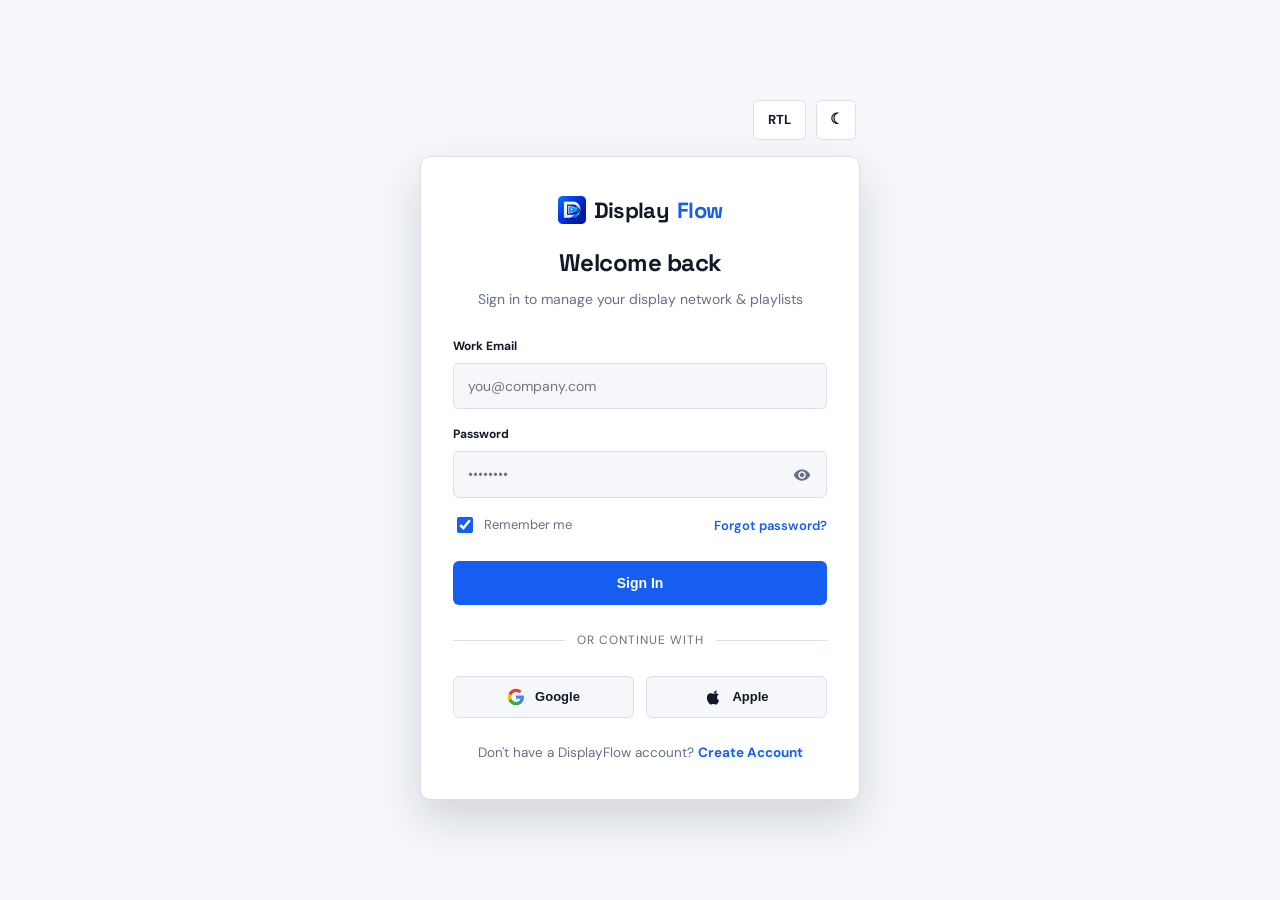
<file: login.html>
<!doctype html>
<html lang="en">

<head>
  <meta charset="utf-8">
  <meta name="viewport" content="width=device-width, initial-scale=1">
  <meta name="description" content="Log in to DisplayFlow Digital Signage & Screen Network Platform.">
  <link rel="icon" href="assets/images/favicon.png">
  <title>Log-in | DisplayFlow Signage</title>
  <link rel="stylesheet" href="assets/style.css">
</head>

<body class="auth-page">

  <div class="auth-container">
    <!-- Top Bar Controls (Out of form card, right-aligned, scrolls with page) -->
    <div class="auth-top-controls">
      <button class="toolbtn" id="rtl-toggle" aria-label="Toggle LTR/RTL">RTL</button>
      <button class="toolbtn" id="theme-toggle" aria-label="Toggle Dark/Light Mode">☾</button>
    </div>

    <!-- Centered Auth Card View -->
    <div class="auth-card">
      <div class="auth-header">
        <a href="index.html" class="logo"><img src="assets/images/favicon.png" alt="DisplayFlow Logo"
            class="logo-icon">Display<b>Flow</b></a>
        <h1>Welcome back</h1>
        <p>Sign in to manage your display network & playlists</p>
      </div>

      <form id="login-form">
        <div class="field">
          <label for="login-email">Work Email</label>
          <div class="input-group">
            <input type="email" id="login-email" required placeholder="you@company.com" autocomplete="email">
          </div>
        </div>

        <div class="field">
          <label for="login-password">Password</label>
          <div class="input-group">
            <input type="password" id="login-password" required placeholder="••••••••" autocomplete="current-password">
            <button type="button" class="toggle-password" data-target="login-password"
              aria-label="Toggle Password Visibility">
              <svg viewBox="0 0 24 24">
                <path
                  d="M12 4.5C7 4.5 2.73 7.61 1 12c1.73 4.39 6 7.5 11 7.5s9.27-3.11 11-7.5c-1.73-4.39-6-7.5-11-7.5zM12 17c-2.76 0-5-2.24-5-5s2.24-5 5-5 5 2.24 5 5-2.24 5-5 5zm0-8c-1.66 0-3 1.34-3 3s1.34 3 3 3 3-1.34 3-3-1.34-3-3-3z" />
              </svg>
            </button>
          </div>
        </div>

        <div class="form-meta">
          <label class="checkbox-label">
            <input type="checkbox" id="remember-me" checked>
            <span>Remember me</span>
          </label>
          <a href="#" class="forgot-link">Forgot password?</a>
        </div>

        <button type="submit" class="btn btn-primary btn-block" style="padding:13px; font-size:14px;">Sign In</button>
      </form>

      <div class="divider">
        <span>Or continue with</span>
      </div>

      <div class="social-auth-grid">
        <button type="button" class="social-btn">
          <svg viewBox="0 0 24 24">
            <path fill="#4285F4"
              d="M22.56 12.25c0-.78-.07-1.53-.2-2.25H12v4.26h5.92c-.26 1.37-1.04 2.53-2.21 3.31v2.77h3.57c2.08-1.92 3.28-4.74 3.28-8.09z" />
            <path fill="#34A853"
              d="M12 23c2.97 0 5.46-.98 7.28-2.66l-3.57-2.77c-.98.66-2.23 1.06-3.71 1.06-2.86 0-5.29-1.93-6.16-4.53H2.18v2.84C3.99 20.53 7.7 23 12 23z" />
            <path fill="#FBBC05"
              d="M5.84 14.09c-.22-.66-.35-1.36-.35-2.09s.13-1.43.35-2.09V7.06H2.18C1.43 8.55 1 10.22 1 12s.43 3.45 1.18 4.94l2.85-2.22.81-.63z" />
            <path fill="#EA4335"
              d="M12 5.38c1.62 0 3.06.56 4.21 1.64l3.15-3.15C17.45 2.09 14.97 1 12 1 7.7 1 3.99 3.47 2.18 7.06l3.66 2.84c.87-2.6 3.3-4.52 6.16-4.52z" />
          </svg>
          <span>Google</span>
        </button>

        <button type="button" class="social-btn">
          <svg viewBox="0 0 24 24" fill="currentColor">
            <path
              d="M18.71 19.5c-.83 1.24-1.71 2.45-3.05 2.47-1.34.03-1.77-.79-3.29-.79-1.53 0-2 .77-3.27.82-1.31.05-2.3-1.32-3.14-2.53C4.25 17 2.94 12.45 4.7 9.39c.87-1.52 2.43-2.48 4.12-2.51 1.28-.02 2.5.87 3.29.87.78 0 2.26-1.07 3.81-.91.65.03 2.47.26 3.64 1.98-.09.06-2.17 1.28-2.15 3.81.03 3.02 2.65 4.03 2.68 4.04-.03.07-.42 1.44-1.38 2.83M15.97 6.32c.67-.82 1.13-1.96.99-3.12-1 .04-2.19.67-2.88 1.48-.61.72-1.14 1.88-.99 3.01 1.11.09 2.22-.55 2.88-1.37z" />
          </svg>
          <span>Apple</span>
        </button>
      </div>

      <div class="auth-footer">
        Don't have a DisplayFlow account? <a href="signup.html">Create Account</a>
      </div>
    </div>
  </div>

  <script src="assets/main.js"></script>
</body>

</html>
</file>
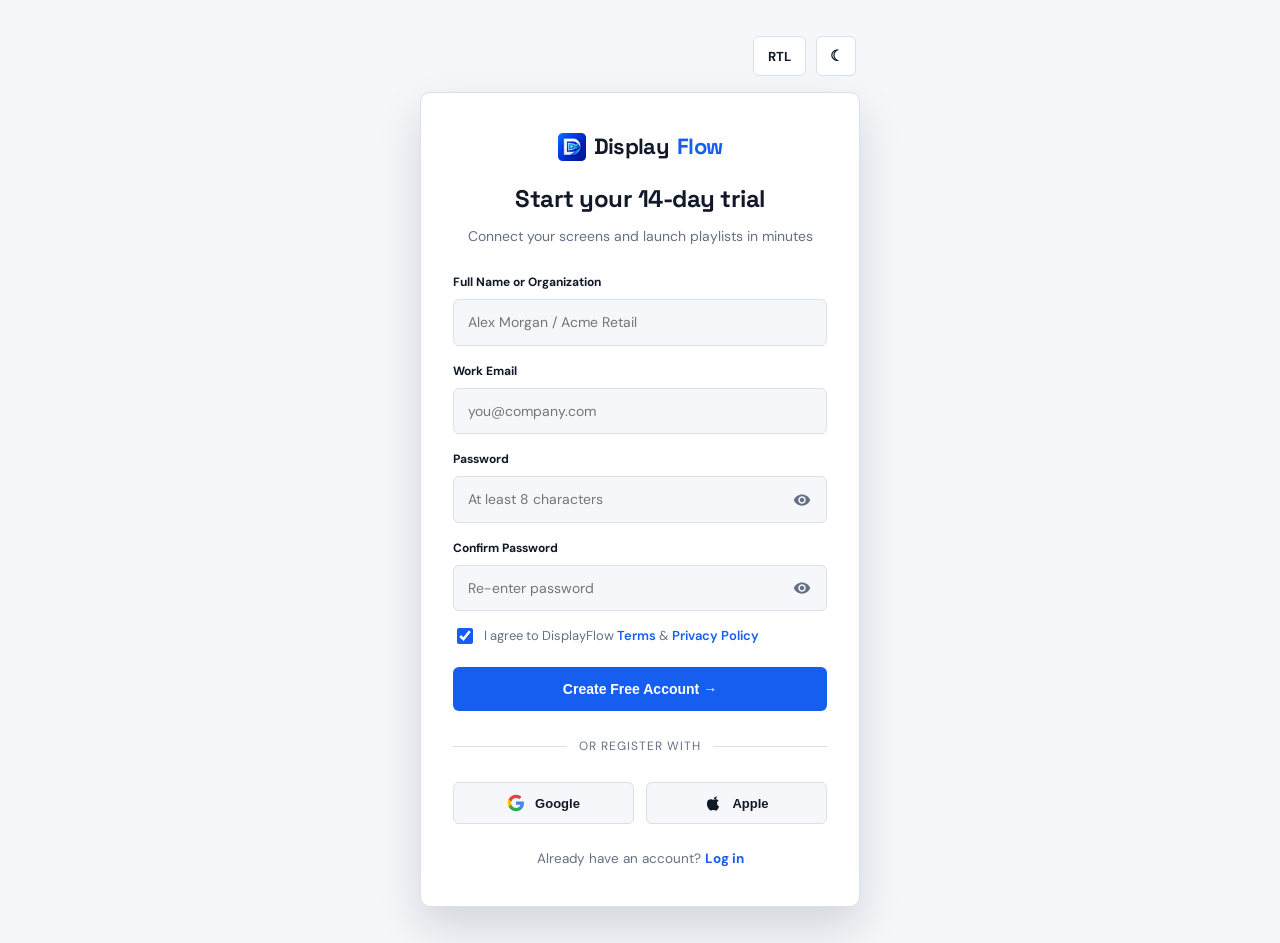
<file: signup.html>
<!doctype html>
<html lang="en">

<head>
  <meta charset="utf-8">
  <meta name="viewport" content="width=device-width, initial-scale=1">
  <meta name="description"
    content="Create a free DisplayFlow account for digital signage & display network management.">
  <link rel="icon" href="assets/images/favicon.png">
  <title>Sign Up | DisplayFlow Signage</title>
  <link rel="stylesheet" href="assets/style.css">
</head>

<body class="auth-page">

  <div class="auth-container">
    <!-- Top Bar Controls (Out of form card, right-aligned, scrolls with page) -->
    <div class="auth-top-controls">
      <button class="toolbtn" id="rtl-toggle" aria-label="Toggle LTR/RTL">RTL</button>
      <button class="toolbtn" id="theme-toggle" aria-label="Toggle Dark/Light Mode">☾</button>
    </div>

    <!-- Centered Auth Card View -->
    <div class="auth-card">
      <div class="auth-header">
        <a href="index.html" class="logo"><img src="assets/images/favicon.png" alt="DisplayFlow Logo"
            class="logo-icon">Display<b>Flow</b></a>
        <h1>Start your 14-day trial</h1>
        <p>Connect your screens and launch playlists in minutes</p>
      </div>

      <form id="signup-form">
        <div class="field">
          <label for="signup-name">Full Name or Organization</label>
          <div class="input-group">
            <input type="text" id="signup-name" required placeholder="Alex Morgan / Acme Retail" autocomplete="name">
          </div>
        </div>

        <div class="field">
          <label for="signup-email">Work Email</label>
          <div class="input-group">
            <input type="email" id="signup-email" required placeholder="you@company.com" autocomplete="email">
          </div>
        </div>

        <div class="field">
          <label for="signup-password">Password</label>
          <div class="input-group">
            <input type="password" id="signup-password" required placeholder="At least 8 characters"
              autocomplete="new-password">
            <button type="button" class="toggle-password" data-target="signup-password"
              aria-label="Toggle Password Visibility">
              <svg viewBox="0 0 24 24">
                <path
                  d="M12 4.5C7 4.5 2.73 7.61 1 12c1.73 4.39 6 7.5 11 7.5s9.27-3.11 11-7.5c-1.73-4.39-6-7.5-11-7.5zM12 17c-2.76 0-5-2.24-5-5s2.24-5 5-5 5 2.24 5 5-2.24 5-5 5zm0-8c-1.66 0-3 1.34-3 3s1.34 3 3 3 3-1.34 3-3-1.34-3-3-3z" />
              </svg>
            </button>
          </div>
        </div>

        <div class="field">
          <label for="signup-confirm-password">Confirm Password</label>
          <div class="input-group">
            <input type="password" id="signup-confirm-password" required placeholder="Re-enter password"
              autocomplete="new-password">
            <button type="button" class="toggle-password" data-target="signup-confirm-password"
              aria-label="Toggle Confirm Password Visibility">
              <svg viewBox="0 0 24 24">
                <path
                  d="M12 4.5C7 4.5 2.73 7.61 1 12c1.73 4.39 6 7.5 11 7.5s9.27-3.11 11-7.5c-1.73-4.39-6-7.5-11-7.5zM12 17c-2.76 0-5-2.24-5-5s2.24-5 5-5 5 2.24 5 5-2.24 5-5 5zm0-8c-1.66 0-3 1.34-3 3s1.34 3 3 3 3-1.34 3-3-1.34-3-3-3z" />
              </svg>
            </button>
          </div>
        </div>

        <div class="form-meta" style="margin: 14px 0 20px;">
          <label class="checkbox-label">
            <input type="checkbox" id="terms-agree" required checked>
            <span>I agree to DisplayFlow <a href="#" class="forgot-link">Terms</a> & <a href="#"
                class="forgot-link">Privacy Policy</a></span>
          </label>
        </div>

        <button type="submit" class="btn btn-primary btn-block" style="padding:13px; font-size:14px;">Create Free Account
          →</button>
      </form>

      <div class="divider">
        <span>Or register with</span>
      </div>

      <div class="social-auth-grid">
        <button type="button" class="social-btn">
          <svg viewBox="0 0 24 24">
            <path fill="#4285F4"
              d="M22.56 12.25c0-.78-.07-1.53-.2-2.25H12v4.26h5.92c-.26 1.37-1.04 2.53-2.21 3.31v2.77h3.57c2.08-1.92 3.28-4.74 3.28-8.09z" />
            <path fill="#34A853"
              d="M12 23c2.97 0 5.46-.98 7.28-2.66l-3.57-2.77c-.98.66-2.23 1.06-3.71 1.06-2.86 0-5.29-1.93-6.16-4.53H2.18v2.84C3.99 20.53 7.7 23 12 23z" />
            <path fill="#FBBC05"
              d="M5.84 14.09c-.22-.66-.35-1.36-.35-2.09s.13-1.43.35-2.09V7.06H2.18C1.43 8.55 1 10.22 1 12s.43 3.45 1.18 4.94l2.85-2.22.81-.63z" />
            <path fill="#EA4335"
              d="M12 5.38c1.62 0 3.06.56 4.21 1.64l3.15-3.15C17.45 2.09 14.97 1 12 1 7.7 1 3.99 3.47 2.18 7.06l3.66 2.84c.87-2.6 3.3-4.52 6.16-4.52z" />
          </svg>
          <span>Google</span>
        </button>

        <button type="button" class="social-btn">
          <svg viewBox="0 0 24 24" fill="currentColor">
            <path
              d="M18.71 19.5c-.83 1.24-1.71 2.45-3.05 2.47-1.34.03-1.77-.79-3.29-.79-1.53 0-2 .77-3.27.82-1.31.05-2.3-1.32-3.14-2.53C4.25 17 2.94 12.45 4.7 9.39c.87-1.52 2.43-2.48 4.12-2.51 1.28-.02 2.5.87 3.29.87.78 0 2.26-1.07 3.81-.91.65.03 2.47.26 3.64 1.98-.09.06-2.17 1.28-2.15 3.81.03 3.02 2.65 4.03 2.68 4.04-.03.07-.42 1.44-1.38 2.83M15.97 6.32c.67-.82 1.13-1.96.99-3.12-1 .04-2.19.67-2.88 1.48-.61.72-1.14 1.88-.99 3.01 1.11.09 2.22-.55 2.88-1.37z" />
          </svg>
          <span>Apple</span>
        </button>
      </div>

      <div class="auth-footer">
        Already have an account? <a href="login.html">Log in</a>
      </div>
    </div>
  </div>

  <script src="assets/main.js"></script>
</body>

</html>
</file>
<file: assets/style.css>
@import url('https://fonts.googleapis.com/css2?family=DM+Sans:ital,wght@0,400;0,500;0,600;0,700;1,400&family=Space+Grotesk:wght@500;600;700&family=Manrope:wght@400;500;600;700;800&display=swap');

:root {
  --ink: #111827;
  --muted: #667085;
  --paper: #f5f7fa;
  --card: #ffffff;
  --line: #d9e0e7;
  --blue: #155eef;
  --blue-hover: #0d4dcc;
  --blue-light: #eff4ff;
  --dark: #0b1220;
  --dark-surface: #121c2d;
  --green: #12a05c;
  --green-bg: #ecfdf3;
  --amber: #f79009;
  --amber-bg: #fffaeb;
  --red: #f04438;
  --red-bg: #fef3f2;
  --radius: 6px;
  --shadow-sm: 0 2px 6px rgba(15, 23, 42, .05);
  --shadow: 0 12px 30px rgba(15, 23, 42, .08);
  --shadow-lg: 0 20px 45px rgba(15, 23, 42, .15);
  --transition: all 0.2s cubic-bezier(0.4, 0, 0.2, 1);
}

body.dark-mode {
  --ink: #f8fafc;
  --muted: #94a3b8;
  --paper: #0f1724;
  --card: #121c2d;
  --line: #26334a;
  --dark: #070d18;
  --dark-surface: #17243a;
  --blue-light: rgba(21, 94, 239, 0.2);
  --green-bg: rgba(18, 160, 92, 0.2);
  --amber-bg: rgba(247, 144, 9, 0.2);
  --red-bg: rgba(240, 68, 56, 0.2);
  --shadow-sm: 0 2px 6px rgba(0, 0, 0, .2);
  --shadow: 0 12px 30px rgba(0, 0, 0, .3);
  --shadow-lg: 0 20px 45px rgba(0, 0, 0, .5);
}

body.dark-mode input::placeholder,
body.dark-mode textarea::placeholder {
  color: #64748b;
}

/* Base Reset & Core Styles */
* {
  box-sizing: border-box;
}

html {
  scroll-behavior: smooth;
}

body {
  margin: 0;
  font-family: 'DM Sans', 'Manrope', sans-serif;
  color: var(--ink);
  background: var(--paper);
  line-height: 1.6;
  transition: background 0.3s ease, color 0.3s ease;
}

a {
  text-decoration: none;
  color: inherit;
  transition: var(--transition);
}

img {
  max-width: 100%;
  display: block;
}

/* Container */
.container {
  max-width: 1220px;
  margin: 0 auto;
  padding: 0 24px;
}

/* Topbar & Navigation */
.topbar {
  background: var(--dark);
  color: #d9e2f2;
  font-size: 12px;
  padding: 8px 0;
  border-bottom: 1px solid rgba(255, 255, 255, 0.05);
}

.topbar .container {
  display: flex;
  justify-content: space-between;
  align-items: center;
}

.nav {
  height: 78px;
  background: var(--card);
  border-bottom: 1px solid var(--line);
  display: flex;
  align-items: center;
  position: sticky;
  top: 0;
  z-index: 100;
  transition: var(--transition);
}

.navin {
  display: flex;
  align-items: center;
  gap: 22px;
  width: 100%;
}

.logo {
  font-family: 'Space Grotesk', sans-serif;
  font-weight: 700;
  font-size: 22px;
  letter-spacing: -0.7px;
  white-space: nowrap;
  color: var(--ink);
  display: inline-flex;
  align-items: center;
  gap: 8px;
}

.logo img,
.logo-icon {
  width: 28px;
  height: 28px;
  object-fit: contain;
  border-radius: 4px;
  display: block;
  flex-shrink: 0;
}

.logo b {
  color: var(--blue);
}

.navlinks {
  display: flex;
  gap: 20px;
  align-items: center;
  justify-content: center;
  flex: 1;
  font-size: 13px;
  font-weight: 700;
}

.navlinks a:hover,
.navlinks .active {
  color: var(--blue);
}

.navtools {
  display: flex;
  align-items: center;
  gap: 8px;
}

.toolbtn {
  height: 40px;
  padding: 0 14px;
  background: var(--card);
  border: 1px solid var(--line);
  font: 700 13px 'DM Sans', sans-serif;
  cursor: pointer;
  border-radius: var(--radius);
  color: var(--ink);
  transition: var(--transition);
  display: inline-flex;
  align-items: center;
  justify-content: center;
  gap: 6px;
  box-sizing: border-box;
  line-height: 1;
}

.toolbtn:hover {
  border-color: var(--blue);
  color: var(--blue);
}

/* Header button height consistency across Theme, RTL, and CTAs */
.navtools .toolbtn,
.navtools .btn {
  height: 40px;
  box-sizing: border-box;
  display: inline-flex;
  align-items: center;
  justify-content: center;
  font-size: 13px;
  font-weight: 700;
  line-height: 1;
}

.navtools .toolbtn {
  padding: 0 14px;
}

#theme-toggle {
  width: 40px;
  min-width: 40px;
  max-width: 40px;
  height: 40px;
  min-height: 40px;
  max-height: 40px;
  padding: 0;
  box-sizing: border-box;
  display: inline-flex;
  align-items: center;
  justify-content: center;
  text-align: center;
  font-size: 15px;
  line-height: 1;
  flex-shrink: 0;
}

.navtools #theme-toggle {
  width: 40px;
  min-width: 40px;
  max-width: 40px;
  height: 40px;
  min-height: 40px;
  max-height: 40px;
  padding: 0;
  box-sizing: border-box;
  display: inline-flex;
  align-items: center;
  justify-content: center;
  font-size: 15px;
  line-height: 1;
  flex-shrink: 0;
}

.navtools #rtl-toggle {
  min-width: 50px;
  padding: 0 12px;
  flex-shrink: 0;
}

.navtools .btn {
  padding: 0 18px;
}

/* Make Login CTA look as primary CTA in header across the website */
.navtools a[href*="login"],
.mobile-actions-row a[href*="login"] {
  background: var(--blue);
  color: #ffffff !important;
  border-color: var(--blue);
}

.navtools a[href*="login"]:hover,
.mobile-actions-row a[href*="login"]:hover {
  background: var(--blue-hover);
  color: #ffffff !important;
  border-color: var(--blue-hover);
  transform: translateY(-1px);
  box-shadow: 0 4px 12px rgba(21, 94, 239, 0.3);
}

.btn {
  display: inline-flex;
  align-items: center;
  justify-content: center;
  gap: 8px;
  padding: 11px 18px;
  border-radius: var(--radius);
  font-weight: 700;
  font-size: 13px;
  border: 1px solid transparent;
  cursor: pointer;
  transition: var(--transition);
  white-space: nowrap;
}

.btn-primary {
  background: var(--blue);
  color: #ffffff;
}

.btn-primary:hover {
  background: var(--blue-hover);
  transform: translateY(-1px);
  box-shadow: 0 4px 12px rgba(21, 94, 239, 0.3);
}

.btn-light {
  background: var(--card);
  border-color: var(--line);
  color: var(--ink);
}

.btn-light:hover {
  border-color: var(--blue);
  color: var(--blue);
}

.btn-dark {
  background: var(--dark);
  color: #ffffff;
}

.btn-dark:hover {
  background: #162238;
}

.btn-sm {
  padding: 7px 12px;
  font-size: 12px;
}

.btn-block {
  width: 100%;
}

.mobile {
  display: none;
  margin-left: auto;
  font-size: 22px;
  cursor: pointer;
  color: var(--ink);
}

.mobile-panel {
  display: none;
}

/* Pulse Animation */
@keyframes pulse {
  0% {
    transform: scale(0.95);
    box-shadow: 0 0 0 0 rgba(18, 160, 92, 0.7);
  }

  70% {
    transform: scale(1);
    box-shadow: 0 0 0 8px rgba(18, 160, 92, 0);
  }

  100% {
    transform: scale(0.95);
    box-shadow: 0 0 0 0 rgba(18, 160, 92, 0);
  }
}

.pulse-dot {
  width: 9px;
  height: 9px;
  background-color: var(--green);
  border-radius: 50%;
  display: inline-block;
  animation: pulse 2s infinite;
  margin-right: 6px;
}

/* Master Footer Styling */
.footer {
  background: var(--card);
  border-top: 1px solid var(--line);
  padding: 65px 0 30px;
  color: var(--ink);
}

.footer-grid,
.footergrid {
  display: grid;
  grid-template-columns: 2fr 1fr 1fr 1.8fr;
  gap: 40px;
  margin-bottom: 50px;
}

.footer-col h4 {
  font-family: 'Space Grotesk', sans-serif;
  font-size: 15px;
  font-weight: 700;
  margin: 0 0 20px;
  letter-spacing: -0.3px;
  color: var(--ink);
}

.footer-col p {
  color: var(--muted);
  font-size: 13.5px;
  line-height: 1.6;
  margin: 0 0 16px;
}

.footer-links {
  list-style: none;
  padding: 0;
  margin: 0;
}

.footer-links li {
  margin-bottom: 12px;
}

.footer-links a {
  color: var(--muted);
  font-size: 13.5px;
  font-weight: 500;
}

.footer-links a:hover {
  color: var(--blue);
  padding-left: 3px;
}

/* Status Chip */
.status-chip {
  display: inline-flex;
  align-items: center;
  background: var(--green-bg);
  border: 1px solid rgba(18, 160, 92, 0.3);
  padding: 6px 14px;
  border-radius: 20px;
  font-size: 12px;
  font-weight: 600;
  color: var(--green);
  margin: 12px 0 16px;
}

.contact-phone {
  display: flex;
  align-items: center;
  gap: 8px;
  font-size: 13px;
  font-weight: 600;
  color: var(--ink);
}

.contact-phone svg {
  width: 16px;
  height: 16px;
  fill: var(--blue);
}

/* Footer Newsletter & Social */
.newsletter-form {
  display: flex;
  gap: 8px;
  margin-bottom: 20px;
}

.newsletter-form input {
  flex: 1;
  padding: 10px 14px;
  border: 1px solid var(--line);
  border-radius: var(--radius);
  background: var(--paper);
  color: var(--ink);
  font-size: 13px;
  outline: none;
  transition: var(--transition);
}

.newsletter-form input:focus {
  border-color: var(--blue);
  box-shadow: 0 0 0 3px rgba(21, 94, 239, 0.15);
}

.social-icons {
  display: flex;
  gap: 10px;
  align-items: center;
  flex-wrap: wrap;
}

.social-icon {
  width: 38px;
  height: 38px;
  border-radius: 50%;
  background: var(--paper);
  border: 1px solid var(--line);
  display: grid;
  place-items: center;
  color: var(--ink);
  transition: var(--transition);
  flex-shrink: 0;
}

.social-icon svg {
  width: 18px;
  height: 18px;
  fill: currentColor;
  display: block;
}

.social-icon:hover {
  background: var(--blue);
  color: #ffffff;
  border-color: var(--blue);
  transform: translateY(-2px);
  box-shadow: 0 4px 10px rgba(21, 94, 239, 0.3);
}

/* Footer Bottom Bar */
.footer-bottom {
  border-top: 1px solid var(--line);
  padding-top: 25px;
  display: flex;
  justify-content: space-between;
  align-items: center;
  flex-wrap: wrap;
  gap: 16px;
  font-size: 13px;
  color: var(--muted);
}

.footer-legal-links {
  display: flex;
  gap: 20px;
}

.footer-legal-links a {
  color: var(--muted);
}

.footer-legal-links a:hover {
  color: var(--blue);
}

/* Toast Notifications */
#toast-container {
  position: fixed;
  bottom: 24px;
  right: 24px;
  z-index: 9999;
  display: flex;
  flex-direction: column;
  gap: 10px;
  pointer-events: none;
}

.toast {
  pointer-events: auto;
  min-width: 300px;
  max-width: 400px;
  background: var(--card);
  color: var(--ink);
  border: 1px solid var(--line);
  border-left: 4px solid var(--blue);
  padding: 14px 18px;
  border-radius: var(--radius);
  box-shadow: var(--shadow-lg);
  display: flex;
  align-items: center;
  justify-content: space-between;
  gap: 12px;
  animation: toastSlideIn 0.3s cubic-bezier(0.16, 1, 0.3, 1) forwards;
  font-size: 13.5px;
  font-weight: 500;
}

.toast.toast-success {
  border-left-color: var(--green);
}

.toast.toast-warning {
  border-left-color: var(--amber);
}

.toast.toast-error {
  border-left-color: var(--red);
}

.toast-content {
  display: flex;
  align-items: center;
  gap: 10px;
}

.toast-close {
  background: none;
  border: none;
  font-size: 16px;
  color: var(--muted);
  cursor: pointer;
  padding: 0;
}

.toast-close:hover {
  color: var(--ink);
}

@keyframes toastSlideIn {
  from {
    opacity: 0;
    transform: translateY(20px) scale(0.95);
  }

  to {
    opacity: 1;
    transform: translateY(0) scale(1);
  }
}

/* Authentication Pages (login.html & signup.html) */
body.auth-page {
  min-height: 100vh;
  display: flex;
  flex-direction: column;
  align-items: center;
  justify-content: center;
  background: var(--paper);
  padding: 36px 20px;
  box-sizing: border-box;
}

.auth-container {
  width: 100%;
  max-width: 440px;
  display: flex;
  flex-direction: column;
  gap: 16px;
}

.auth-top-controls {
  display: flex;
  align-items: center;
  justify-content: flex-end;
  gap: 10px;
  width: 100%;
  padding: 0 4px;
  box-sizing: border-box;
}

body.rtl .auth-top-controls {
  justify-content: flex-start;
}

.auth-card {
  width: 100%;
  background: var(--card);
  border: 1px solid var(--line);
  border-radius: 10px;
  padding: 36px 32px;
  box-shadow: var(--shadow-lg);
  box-sizing: border-box;
  position: relative;
  transition: var(--transition);
}

.auth-header {
  text-align: center;
  margin-bottom: 26px;
}

.auth-header .logo {
  display: inline-flex;
  align-items: center;
  justify-content: center;
  gap: 8px;
  font-size: 22px;
  margin-bottom: 16px;
  text-decoration: none;
  color: var(--ink);
}

.auth-header h1 {
  font-family: 'Space Grotesk', sans-serif;
  font-size: 24px;
  margin: 0 0 6px;
  letter-spacing: -0.5px;
}

.auth-header p {
  color: var(--muted);
  font-size: 14px;
  margin: 0;
}

.input-group {
  position: relative;
  display: flex;
  align-items: center;
}

.input-group input {
  width: 100%;
  padding: 12px 14px;
  border: 1px solid var(--line);
  border-radius: var(--radius);
  background: var(--paper);
  color: var(--ink);
  font: inherit;
  font-size: 14px;
  outline: none;
  transition: var(--transition);
}

.input-group input:focus {
  border-color: var(--blue);
  box-shadow: 0 0 0 3px rgba(21, 94, 239, 0.15);
  background: var(--card);
}

.input-group .toggle-password {
  position: absolute;
  right: 12px;
  background: none;
  border: none;
  color: var(--muted);
  cursor: pointer;
  padding: 4px;
  display: flex;
  align-items: center;
}

.input-group .toggle-password svg {
  width: 18px;
  height: 18px;
  fill: currentColor;
}

.input-group .toggle-password:hover {
  color: var(--ink);
}

.form-meta {
  display: flex;
  justify-content: space-between;
  align-items: center;
  gap: 10px 14px;
  margin: 18px 0 24px;
  font-size: 13px;
  width: 100%;
  box-sizing: border-box;
}

.checkbox-label {
  display: inline-flex;
  align-items: flex-start;
  gap: 8px;
  color: var(--muted);
  cursor: pointer;
  user-select: none;
  font-size: 13px;
  line-height: 1.45;
}

.checkbox-label input[type="checkbox"] {
  accent-color: var(--blue);
  width: 16px;
  height: 16px;
  cursor: pointer;
  flex-shrink: 0;
  margin-top: 1px;
}

.forgot-link {
  color: var(--blue);
  font-weight: 600;
  font-size: 13px;
  white-space: nowrap;
  margin-left: auto;
}

body.rtl .forgot-link {
  margin-left: 0;
  margin-right: auto;
}

.divider {
  display: flex;
  align-items: center;
  text-align: center;
  margin: 26px 0;
  color: var(--muted);
  font-size: 12px;
  text-transform: uppercase;
  letter-spacing: 1px;
}

.divider::before,
.divider::after {
  content: '';
  flex: 1;
  border-bottom: 1px solid var(--line);
}

.divider span {
  padding: 0 12px;
}

.social-auth-grid {
  display: grid;
  grid-template-columns: 1fr 1fr;
  gap: 12px;
}

.social-btn {
  display: flex;
  align-items: center;
  justify-content: center;
  gap: 10px;
  padding: 11px;
  border: 1px solid var(--line);
  background: var(--paper);
  border-radius: var(--radius);
  font-size: 13px;
  font-weight: 600;
  color: var(--ink);
  cursor: pointer;
  transition: var(--transition);
}

.social-btn svg {
  width: 18px;
  height: 18px;
}

.social-btn:hover {
  background: var(--card);
  border-color: var(--blue);
}

.auth-footer {
  text-align: center;
  margin-top: 24px;
  font-size: 13.5px;
  color: var(--muted);
}

.auth-footer a {
  color: var(--blue);
  font-weight: 700;
}

/* Dashboard Full Screen Layout (`dashboard.html`) */
body.dash-page {
  height: 100vh;
  margin: 0;
  overflow: hidden;
  background: var(--paper);
}

.dash-layout {
  display: flex;
  height: 100vh;
  width: 100vw;
  overflow: hidden;
  position: relative;
}

/* Sidebar `.dside` / `.dash-sidebar` */
.dside,
.dash-sidebar {
  width: 260px;
  height: 100%;
  background: var(--dark);
  color: #c8d2e2;
  display: flex;
  flex-direction: column;
  border-right: 1px solid rgba(255, 255, 255, 0.08);
  z-index: 200;
  transition: transform 0.3s cubic-bezier(0.16, 1, 0.3, 1);
  flex-shrink: 0;
}

.dside-header {
  padding: 24px;
  border-bottom: 1px solid rgba(255, 255, 255, 0.08);
  display: flex;
  align-items: center;
  justify-content: space-between;
}

.dside-header .logo {
  color: #ffffff;
  margin: 0;
}

.dside-nav {
  padding: 20px 16px;
  flex: 1;
  overflow-y: auto;
}

.dash-nav-item {
  display: flex;
  align-items: center;
  gap: 12px;
  padding: 12px 14px;
  font-size: 13.5px;
  font-weight: 600;
  color: #94a3b8;
  border-radius: var(--radius);
  margin-bottom: 4px;
  transition: var(--transition);
  cursor: pointer;
}

.dash-nav-item svg {
  width: 18px;
  height: 18px;
  fill: currentColor;
}

.dash-nav-item:hover {
  background: rgba(255, 255, 255, 0.06);
  color: #ffffff;
}

.dash-nav-item.active {
  background: var(--blue);
  color: #ffffff;
}

.dash-nav-item .badge-count {
  margin-left: auto;
  background: rgba(255, 255, 255, 0.2);
  padding: 2px 7px;
  border-radius: 10px;
  font-size: 11px;
}

.dside-footer {
  padding: 16px 20px;
  border-top: 1px solid rgba(255, 255, 255, 0.08);
}

/* Mobile Sidebar Drawer Overlay */
.dash-overlay {
  position: fixed;
  inset: 0;
  background: rgba(0, 0, 0, 0.5);
  backdrop-filter: blur(2px);
  z-index: 150;
  opacity: 0;
  pointer-events: none;
  transition: opacity 0.3s ease;
}

.dash-overlay.active {
  opacity: 1;
  pointer-events: auto;
}

/* Dashboard Main Workspace */
.dash-main {
  flex: 1;
  display: flex;
  flex-direction: column;
  height: 100%;
  overflow: hidden;
}

/* Dashboard Top Header */
.dash-topbar {
  height: 70px;
  background: var(--card);
  border-bottom: 1px solid var(--line);
  display: flex;
  align-items: center;
  justify-content: space-between;
  padding: 0 28px;
  flex-shrink: 0;
}

.dash-topbar-left {
  display: flex;
  align-items: center;
  gap: 16px;
}

.dash-hamburger {
  display: none;
  background: none;
  border: none;
  font-size: 24px;
  color: var(--ink);
  cursor: pointer;
}

.dash-topbar-right {
  display: flex;
  align-items: center;
  gap: 14px;
}

/* User Chip */
.user-chip {
  display: flex;
  align-items: center;
  gap: 10px;
  padding: 6px 12px;
  background: var(--paper);
  border: 1px solid var(--line);
  border-radius: 30px;
}

.user-avatar {
  width: 34px;
  height: 34px;
  border-radius: 50%;
  background: var(--blue);
  color: #ffffff;
  display: grid;
  place-items: center;
  font-weight: 700;
  font-size: 13px;
}

.user-info {
  display: flex;
  flex-direction: column;
}

.user-name {
  font-size: 13px;
  font-weight: 700;
  color: var(--ink);
  line-height: 1.2;
}

.user-tier {
  font-size: 10.5px;
  font-weight: 700;
  color: var(--blue);
  text-transform: uppercase;
  letter-spacing: 0.5px;
}

.mobile-sidebar-profile {
  display: none;
}

/* Dashboard Content Viewport */
.dash-content {
  flex: 1;
  overflow-y: auto;
  padding: 28px;
}

/* Operational Panels */
.dash-panel {
  display: none;
}

.dash-panel.active {
  display: block;
  animation: fadeIn 0.25s ease-out;
}

@keyframes fadeIn {
  from {
    opacity: 0;
    transform: translateY(6px);
  }

  to {
    opacity: 1;
    transform: translateY(0);
  }
}

.panel-header {
  display: flex;
  justify-content: space-between;
  align-items: center;
  margin-bottom: 24px;
  flex-wrap: wrap;
  gap: 16px;
}

.panel-header h1 {
  font-family: 'Space Grotesk', sans-serif;
  font-size: 26px;
  margin: 0;
  letter-spacing: -0.5px;
}

.panel-subtitle {
  color: var(--muted);
  font-size: 14px;
  margin: 4px 0 0;
}

/* KPI Cards Grid */
.kpi-grid {
  display: grid;
  grid-template-columns: repeat(4, 1fr);
  gap: 18px;
  margin-bottom: 24px;
}

.kpi-card {
  background: var(--card);
  border: 1px solid var(--line);
  padding: 22px;
  border-radius: var(--radius);
  box-shadow: var(--shadow-sm);
  display: flex;
  flex-direction: column;
  justify-content: space-between;
}

.kpi-title {
  font-size: 12px;
  font-weight: 700;
  color: var(--muted);
  text-transform: uppercase;
  letter-spacing: 0.5px;
  margin-bottom: 8px;
}

.kpi-value {
  font-family: 'Space Grotesk', sans-serif;
  font-size: 32px;
  font-weight: 700;
  color: var(--ink);
  margin: 0;
}

.kpi-sub {
  font-size: 12px;
  margin-top: 8px;
  display: flex;
  align-items: center;
  gap: 4px;
}

.trend-up {
  color: var(--green);
  font-weight: 700;
}

.trend-down {
  color: var(--red);
  font-weight: 700;
}

/* Status Banner */
.status-banner {
  background: var(--green-bg);
  border: 1px solid rgba(18, 160, 92, 0.3);
  padding: 16px 20px;
  border-radius: var(--radius);
  display: flex;
  align-items: center;
  justify-content: space-between;
  margin-bottom: 24px;
  color: var(--ink);
}

.status-banner-text {
  display: flex;
  align-items: center;
  gap: 12px;
  font-weight: 600;
  font-size: 14px;
}

/* Panel Grid Layouts */
.dash-split-2 {
  display: grid;
  grid-template-columns: 1.4fr 1fr;
  gap: 24px;
}

.panel-box {
  background: var(--card);
  border: 1px solid var(--line);
  border-radius: var(--radius);
  padding: 24px;
  box-shadow: var(--shadow-sm);
  margin-bottom: 24px;
}

.panel-box h3 {
  font-family: 'Space Grotesk', sans-serif;
  font-size: 18px;
  margin: 0 0 16px;
}

/* ERP Integrations Grid */
.erp-subtitle {
  font-size: 13px;
  color: var(--muted);
  margin-bottom: 14px;
}

.erp-grid {
  display: grid;
  grid-template-columns: repeat(2, 1fr);
  gap: 10px;
}

.erp-item {
  background: var(--paper);
  padding: 10px 14px;
  border-radius: var(--radius);
  border: 1px solid var(--line);
  display: flex;
  align-items: center;
  justify-content: space-between;
  gap: 8px;
  min-width: 0;
  transition: var(--transition);
}

.erp-item:hover {
  border-color: var(--blue);
  background: var(--card);
}

.erp-name {
  font-size: 13px;
  font-weight: 700;
  color: var(--ink);
  white-space: nowrap;
  overflow: hidden;
  text-overflow: ellipsis;
  min-width: 0;
}

.erp-item .badge-status {
  flex-shrink: 0;
  white-space: nowrap;
}

/* Dashboard & Form Fields */
.field {
  margin-bottom: 18px;
  width: 100%;
  box-sizing: border-box;
}

.field label {
  display: block;
  font-size: 13px;
  font-weight: 600;
  color: var(--ink);
  margin-bottom: 6px;
}

.field input[type="text"],
.field input[type="email"],
.field input[type="password"],
.field input[type="number"],
.field input[type="datetime-local"],
.field select,
.field textarea {
  width: 100%;
  max-width: 100%;
  padding: 11px 14px;
  border: 1px solid var(--line);
  border-radius: var(--radius);
  background-color: var(--paper);
  color: var(--ink);
  font-family: inherit;
  font-size: 14px;
  outline: none;
  box-sizing: border-box;
  transition: var(--transition);
  text-overflow: ellipsis;
}

.field select {
  cursor: pointer;
  appearance: none;
  -webkit-appearance: none;
  -moz-appearance: none;
  background-color: var(--paper);
  background-image: url("data:image/svg+xml,%3Csvg xmlns='http://www.w3.org/2000/svg' width='16' height='16' viewBox='0 0 24 24' fill='none' stroke='%23667085' stroke-width='2' stroke-linecap='round' stroke-linejoin='round'%3E%3Cpolyline points='6 9 12 15 18 9'%3E%3C/polyline%3E%3C/svg%3E");
  background-repeat: no-repeat !important;
  background-position: right 14px center !important;
  background-size: 16px 16px !important;
  padding-right: 38px !important;
}

.field select::-ms-expand {
  display: none;
}

body.dark-mode .field select {
  background-color: var(--paper);
  background-image: url("data:image/svg+xml,%3Csvg xmlns='http://www.w3.org/2000/svg' width='16' height='16' viewBox='0 0 24 24' fill='none' stroke='%2394a3b8' stroke-width='2' stroke-linecap='round' stroke-linejoin='round'%3E%3Cpolyline points='6 9 12 15 18 9'%3E%3C/polyline%3E%3C/svg%3E");
  background-repeat: no-repeat !important;
  background-position: right 14px center !important;
  background-size: 16px 16px !important;
  color: var(--ink);
}

body.dark-mode .field select option,
body.dark-mode select option {
  background-color: var(--dark-surface);
  color: var(--ink);
}

body.rtl .field select {
  background-position: left 14px center !important;
  padding-right: 14px !important;
  padding-left: 38px !important;
}

body.rtl.dark-mode .field select {
  background-position: left 14px center !important;
}

.field input:focus,
.field select:focus,
.field textarea:focus {
  border-color: var(--blue);
  box-shadow: 0 0 0 3px rgba(21, 94, 239, 0.15);
  background-color: var(--card);
}

.field textarea {
  min-height: 90px;
  resize: vertical;
}

/* Timeline Component */
.timeline {
  display: flex;
  justify-content: space-between;
  position: relative;
  margin: 30px 0 20px;
}

.timeline::before {
  content: '';
  position: absolute;
  top: 15px;
  left: 0;
  right: 0;
  height: 3px;
  background: var(--line);
  z-index: 1;
}

.timeline-step {
  position: relative;
  z-index: 2;
  display: flex;
  flex-direction: column;
  align-items: center;
  text-align: center;
  flex: 1;
}

.timeline-icon {
  width: 32px;
  height: 32px;
  border-radius: 50%;
  background: var(--paper);
  border: 2px solid var(--line);
  display: grid;
  place-items: center;
  font-weight: 700;
  font-size: 12px;
  color: var(--muted);
  transition: var(--transition);
}

.timeline-step.completed .timeline-icon {
  background: var(--green);
  border-color: var(--green);
  color: #ffffff;
}

.timeline-step.active .timeline-icon {
  background: var(--blue);
  border-color: var(--blue);
  color: #ffffff;
  box-shadow: 0 0 0 4px rgba(21, 94, 239, 0.2);
}

.timeline-label {
  font-size: 12px;
  font-weight: 600;
  margin-top: 8px;
  color: var(--ink);
}

.timeline-time {
  font-size: 11px;
  color: var(--muted);
}

/* Table Styling */
.table-responsive {
  width: 100%;
  overflow-x: auto;
  border: 1px solid var(--line);
  border-radius: var(--radius);
  background: var(--card);
}

.dash-table {
  width: 100%;
  border-collapse: collapse;
  text-align: left;
  font-size: 13.5px;
}

.dash-table th {
  background: var(--paper);
  padding: 14px 18px;
  font-weight: 700;
  color: var(--muted);
  border-bottom: 1px solid var(--line);
  font-size: 12px;
  text-transform: uppercase;
  letter-spacing: 0.5px;
}

.dash-table td {
  padding: 14px 18px;
  border-bottom: 1px solid var(--line);
  color: var(--ink);
}

.dash-table tr:last-child td {
  border-bottom: none;
}

/* Status Badges */
.badge-status {
  display: inline-flex;
  align-items: center;
  gap: 6px;
  padding: 4px 10px;
  border-radius: 12px;
  font-size: 12px;
  font-weight: 700;
}

.badge-success {
  background: var(--green-bg);
  color: var(--green);
}

.badge-warning {
  background: var(--amber-bg);
  color: var(--amber);
}

.badge-info {
  background: var(--blue-light);
  color: var(--blue);
}

/* Saved Locations Cards Grid */
.location-grid {
  display: grid;
  grid-template-columns: repeat(3, 1fr);
  gap: 20px;
}

.location-card {
  background: var(--card);
  border: 1px solid var(--line);
  border-radius: var(--radius);
  padding: 20px;
  box-shadow: var(--shadow-sm);
  display: flex;
  flex-direction: column;
  justify-content: space-between;
  transition: var(--transition);
}

.location-card:hover {
  border-color: var(--blue);
  transform: translateY(-2px);
  box-shadow: var(--shadow);
}

.location-card h4 {
  font-family: 'Space Grotesk', sans-serif;
  font-size: 16px;
  margin: 0 0 6px;
}

.location-card p {
  color: var(--muted);
  font-size: 13px;
  margin: 0 0 16px;
}

/* Modals */
.dash-modal-backdrop {
  position: fixed;
  inset: 0;
  background: rgba(11, 18, 32, 0.7);
  backdrop-filter: blur(4px);
  z-index: 999;
  display: flex;
  align-items: center;
  justify-content: center;
  padding: 20px;
  opacity: 0;
  pointer-events: none;
  transition: opacity 0.25s ease;
}

.dash-modal-backdrop.active {
  opacity: 1;
  pointer-events: auto;
}

.dash-modal {
  width: 100%;
  max-width: 520px;
  background: var(--card);
  border: 1px solid var(--line);
  border-radius: 12px;
  padding: 32px;
  box-shadow: var(--shadow-lg);
  transform: scale(0.92);
  transition: transform 0.25s cubic-bezier(0.16, 1, 0.3, 1);
}

.dash-modal-backdrop.active .dash-modal {
  transform: scale(1);
}

.dash-modal-header {
  display: flex;
  align-items: center;
  justify-content: space-between;
  margin-bottom: 16px;
}

.dash-modal-header h2 {
  font-family: 'Space Grotesk', sans-serif;
  font-size: 22px;
  margin: 0;
}

.dash-modal-body {
  color: var(--muted);
  font-size: 14px;
  margin-bottom: 24px;
  line-height: 1.6;
}

.dash-modal-actions {
  display: flex;
  justify-content: flex-end;
  gap: 12px;
}

/* Existing Site Sections Preservation & Styling */
.hero {
  position: relative;
  height: 460px;
  min-height: 460px;
  display: flex;
  align-items: center;
  background: var(--card);
  overflow: hidden;
  border-bottom: 1px solid var(--line);
  box-sizing: border-box;
  padding: 0;
}

@media (max-width: 768px) {
  .hero {
    height: auto;
    min-height: 380px;
    padding: 60px 0;
  }
}

.hero-bg {
  position: absolute;
  top: 0;
  left: 0;
  right: 0;
  bottom: 0;
  width: 100%;
  height: 100%;
  overflow: hidden;
  pointer-events: none;
  z-index: 0;
}

.hero-bg-img {
  width: 100%;
  height: 100%;
  object-fit: cover;
  object-position: center;
  opacity: 0.92;
  filter: saturate(1.22) contrast(1.1) brightness(1.02);
  transform: scale(1.01);
  transition: opacity var(--transition);
  display: block;
}

body.dark-mode .hero-bg-img {
  opacity: 0.85;
  filter: saturate(1.25) contrast(1.15) brightness(0.96);
}

.hero-bg-gradient {
  position: absolute;
  inset: 0;
  background: linear-gradient(
    90deg,
    rgba(255, 255, 255, 0.88) 0%,
    rgba(255, 255, 255, 0.68) 45%,
    rgba(255, 255, 255, 0.20) 78%,
    rgba(255, 255, 255, 0.04) 100%
  );
  pointer-events: none;
}

body.dark-mode .hero-bg-gradient {
  background: linear-gradient(
    90deg,
    rgba(15, 23, 36, 0.92) 0%,
    rgba(15, 23, 36, 0.74) 45%,
    rgba(15, 23, 36, 0.28) 78%,
    rgba(15, 23, 36, 0.10) 100%
  );
}

[dir="rtl"] .hero-bg-gradient {
  background: linear-gradient(
    -90deg,
    rgba(255, 255, 255, 0.88) 0%,
    rgba(255, 255, 255, 0.68) 45%,
    rgba(255, 255, 255, 0.20) 78%,
    rgba(255, 255, 255, 0.04) 100%
  );
}

body.dark-mode[dir="rtl"] .hero-bg-gradient,
[dir="rtl"] body.dark-mode .hero-bg-gradient {
  background: linear-gradient(
    -90deg,
    rgba(15, 23, 36, 0.92) 0%,
    rgba(15, 23, 36, 0.74) 45%,
    rgba(15, 23, 36, 0.28) 78%,
    rgba(15, 23, 36, 0.10) 100%
  );
}

.hero-grid {
  position: relative;
  z-index: 2;
  display: grid;
  grid-template-columns: 1.1fr 0.9fr;
  gap: 50px;
  align-items: center;
  width: 100%;
}

.hero h1 {
  font-family: 'Space Grotesk', sans-serif;
  font-size: 44px;
  line-height: 1.12;
  letter-spacing: -1.6px;
  margin: 0 0 16px;
  color: var(--ink);
}

body.dark-mode .hero h1 {
  color: #ffffff;
}

.hero p {
  font-size: 17px;
  font-weight: 500;
  line-height: 1.6;
  color: #0f172a;
  opacity: 1 !important;
  max-width: 580px;
  margin: 0 0 22px;
  text-shadow: 0 1px 2px rgba(255, 255, 255, 0.75);
}

body.dark-mode .hero p {
  color: #ffffff;
  opacity: 1 !important;
  text-shadow: 0 1px 3px rgba(0, 0, 0, 0.7);
}

.actions {
  display: flex;
  gap: 12px;
  flex-wrap: wrap;
}

.hero-note {
  display: flex;
  gap: 18px;
  margin-top: 20px;
  color: #0f172a;
  font-weight: 600;
  font-size: 12.5px;
  opacity: 1 !important;
  flex-wrap: wrap;
}

body.dark-mode .hero-note {
  color: #e2e8f0;
  opacity: 1 !important;
}

.visual {
  background: rgba(255, 255, 255, 0.92);
  border: 1px solid var(--line);
  padding: 10px;
  border-radius: var(--radius);
  box-shadow: var(--shadow-lg);
  max-height: 330px;
  backdrop-filter: blur(8px);
  -webkit-backdrop-filter: blur(8px);
}

body.dark-mode .visual {
  background: rgba(18, 28, 45, 0.92);
}

.visual img {
  width: 100%;
  height: 300px;
  object-fit: cover;
  border-radius: calc(var(--radius) - 2px);
  display: block;
}

.visual img {
  width: 100%;
  border: 1px solid var(--line);
  border-radius: var(--radius);
}

/* ==========================================================================
   Hero Section V2 (Home Page 2 Distinct Layout - 460px Consistent Height)
   ========================================================================== */
.hero-v2 {
  position: relative;
  height: 460px;
  min-height: 460px;
  display: flex;
  align-items: center;
  justify-content: center;
  background-color: var(--card);
  border-bottom: 1px solid var(--line);
  overflow: hidden;
  box-sizing: border-box;
  padding: 0;
}

@media (max-width: 768px) {
  .hero-v2 {
    height: auto;
    min-height: 380px;
    padding: 60px 0;
  }
}

/* Background Image Layer — Full Cover for 460px Hero Banner */
.hero-v2-bg {
  position: absolute;
  top: 0;
  left: 0;
  right: 0;
  bottom: 0;
  width: 100%;
  height: 100%;
  overflow: hidden;
  pointer-events: none;
  z-index: 0;
}

.hero-v2-bg-img {
  width: 100%;
  height: 100%;
  object-fit: cover;
  object-position: center 25%;
  opacity: 0.92;
  filter: saturate(1.25) contrast(1.1) brightness(1.02);
  transform: scale(1.01);
  transition: opacity var(--transition);
  display: block;
}

body.dark-mode .hero-v2-bg-img {
  opacity: 0.85;
  filter: saturate(1.3) contrast(1.15) brightness(0.96);
}

.hero-v2-bg-gradient {
  position: absolute;
  inset: 0;
  background: 
    radial-gradient(ellipse 960px 400px at 50% 50%, rgba(255, 255, 255, 0.72) 0%, rgba(255, 255, 255, 0.38) 60%, rgba(255, 255, 255, 0.08) 100%),
    linear-gradient(to bottom, 
      rgba(255, 255, 255, 0.28) 0%, 
      rgba(255, 255, 255, 0.08) 35%, 
      rgba(255, 255, 255, 0.35) 80%, 
      var(--card) 100%
    );
  pointer-events: none;
}

body.dark-mode .hero-v2-bg-gradient {
  background: 
    radial-gradient(ellipse 960px 400px at 50% 50%, rgba(10, 16, 30, 0.70) 0%, rgba(10, 16, 30, 0.40) 60%, rgba(10, 16, 30, 0.12) 100%),
    linear-gradient(to bottom, 
      rgba(10, 16, 30, 0.30) 0%, 
      rgba(10, 16, 30, 0.10) 35%, 
      rgba(10, 16, 30, 0.45) 80%, 
      var(--card) 100%
    );
}

.hero-v2-container {
  position: relative;
  z-index: 2;
  display: flex;
  flex-direction: column;
  align-items: center;
  text-align: center;
  width: 100%;
}

.hero-v2-intro {
  width: 100%;
  max-width: 960px;
  display: flex;
  flex-direction: column;
  align-items: center;
  position: relative;
  z-index: 1;
}

.hero-v2-badge {
  display: inline-flex;
  align-items: center;
  gap: 10px;
  padding: 7px 18px;
  background: rgba(255, 255, 255, 0.92);
  backdrop-filter: blur(12px);
  -webkit-backdrop-filter: blur(12px);
  border: 1px solid rgba(21, 94, 239, 0.3);
  border-radius: 30px;
  font-size: 12px;
  font-weight: 700;
  color: var(--blue);
  letter-spacing: 0.5px;
  margin-bottom: 20px;
  box-shadow: 0 4px 16px rgba(15, 23, 42, 0.08);
}

body.dark-mode .hero-v2-badge {
  background: rgba(15, 23, 42, 0.88);
  backdrop-filter: blur(12px);
  -webkit-backdrop-filter: blur(12px);
  border-color: rgba(96, 165, 250, 0.45);
  color: #93c5fd;
  box-shadow: 0 4px 20px rgba(0, 0, 0, 0.5);
}

.hero-v2-badge .badge-pulse-dot {
  width: 9px;
  height: 9px;
  border-radius: 50%;
  background: #10b981;
  box-shadow: 0 0 0 0 rgba(16, 185, 129, 0.7);
  animation: pulse-dot-v2 2s infinite;
  flex-shrink: 0;
}

@keyframes pulse-dot-v2 {
  0% {
    transform: scale(0.95);
    box-shadow: 0 0 0 0 rgba(16, 185, 129, 0.7);
  }
  70% {
    transform: scale(1);
    box-shadow: 0 0 0 7px rgba(16, 185, 129, 0);
  }
  100% {
    transform: scale(0.95);
    box-shadow: 0 0 0 0 rgba(16, 185, 129, 0);
  }
}

.hero-v2-title {
  font-family: 'Space Grotesk', sans-serif;
  font-size: 46px;
  font-weight: 700;
  line-height: 1.15;
  letter-spacing: -1.6px;
  max-width: 920px;
  margin: 0 auto 14px;
  color: var(--ink);
}

body.dark-mode .hero-v2-title {
  color: #ffffff;
}

.hero-v2-title span,
.hero-v2-title .gradient-text {
  color: inherit;
  background: none;
  -webkit-background-clip: initial;
  -webkit-text-fill-color: initial;
  filter: none;
  text-shadow: none;
}

.hero-v2-lead,
.hero-v2-subtext {
  font-size: 17.5px;
  font-weight: 500;
  line-height: 1.62;
  color: #0f172a;
  opacity: 1 !important;
  max-width: 760px;
  margin: 0 auto 24px;
  text-shadow: 0 1px 2px rgba(255, 255, 255, 0.75);
}

body.dark-mode .hero-v2-lead,
body.dark-mode .hero-v2-subtext {
  color: #ffffff;
  opacity: 1 !important;
  text-shadow: 0 1px 3px rgba(0, 0, 0, 0.7);
}

.hero-v2-actions {
  display: flex;
  justify-content: center;
  align-items: center;
  gap: 12px;
  margin-bottom: 0;
  flex-wrap: wrap;
}

/* Stage Section for Home 2 Metrics & Live Interactive Console */
.hero-v2-stage-section {
  padding: 55px 0 95px;
  background: var(--paper);
  border-bottom: 1px solid var(--line);
}

body.dark-mode .hero-v2-stage-section {
  background: var(--dark);
}

.hero-v2-actions .btn {
  padding: 12px 22px;
  font-size: 14px;
  transition: var(--transition);
}

.hero-v2-actions .btn:hover {
  transform: translateY(-2px);
}

.hero-v2-actions .btn-primary:hover {
  background: var(--blue-hover);
  border-color: var(--blue-hover);
  color: #ffffff;
  box-shadow: 0 6px 20px rgba(21, 94, 239, 0.35);
}

.hero-v2-actions .btn-light {
  background: rgba(255, 255, 255, 0.9);
  backdrop-filter: blur(12px);
  -webkit-backdrop-filter: blur(12px);
  border-color: rgba(15, 23, 42, 0.15);
  color: var(--ink);
  box-shadow: 0 2px 6px rgba(15, 23, 42, 0.05);
}

/* Light mode hover state for hero-v2 light buttons */
.hero-v2-actions .btn-light:hover {
  background: #ffffff;
  border-color: var(--blue);
  color: var(--blue);
  box-shadow: 0 6px 18px rgba(21, 94, 239, 0.18);
}

.hero-v2-actions .btn-light:hover svg {
  stroke: var(--blue);
}

body.dark-mode .hero-v2-actions .btn-light {
  background: rgba(15, 23, 42, 0.85);
  backdrop-filter: blur(12px);
  -webkit-backdrop-filter: blur(12px);
  border-color: rgba(255, 255, 255, 0.22);
  color: #ffffff;
  box-shadow: 0 2px 6px rgba(0, 0, 0, 0.25);
}

body.dark-mode .hero-v2-actions .btn-light:hover {
  background: rgba(21, 94, 239, 0.28);
  border-color: var(--blue);
  color: #ffffff;
  box-shadow: 0 6px 20px rgba(21, 94, 239, 0.35);
}

body.dark-mode .hero-v2-actions .btn-light:hover svg {
  stroke: #ffffff;
}

/* Stats Metric Strip */
.hero-v2-metrics {
  display: grid;
  grid-template-columns: repeat(4, 1fr);
  gap: 16px;
  width: 100%;
  max-width: 900px;
  margin: 0 auto 52px;
  padding: 18px 24px;
  background: var(--paper);
  border: 1px solid var(--line);
  border-radius: var(--radius);
  box-shadow: var(--shadow-sm);
  box-sizing: border-box;
}

.hero-v2-metric {
  display: flex;
  flex-direction: column;
  align-items: center;
  text-align: center;
  position: relative;
}

.hero-v2-metric:not(:last-child)::after {
  content: '';
  position: absolute;
  right: -8px;
  top: 15%;
  height: 70%;
  width: 1px;
  background: var(--line);
}

.hero-v2-metric strong {
  font-family: 'Space Grotesk', sans-serif;
  font-size: 24px;
  font-weight: 700;
  color: var(--ink);
  line-height: 1.2;
}

.hero-v2-metric span {
  font-size: 12px;
  color: var(--muted);
  font-weight: 600;
  margin-top: 4px;
  text-transform: uppercase;
  letter-spacing: 0.5px;
}

/* Command Center Showcase Console */
.hero-v2-console {
  width: 100%;
  max-width: 1100px;
  margin: 0 auto;
  position: relative;
  border-radius: 12px;
  background: var(--card);
  border: 1px solid var(--line);
  box-shadow: var(--shadow-lg), 0 25px 60px -15px rgba(15, 23, 42, 0.16);
  overflow: visible;
  box-sizing: border-box;
}

body.dark-mode .hero-v2-console {
  box-shadow: 0 30px 70px -15px rgba(0, 0, 0, 0.7), 0 0 0 1px rgba(255, 255, 255, 0.06);
}

.console-header {
  height: 44px;
  background: var(--paper);
  border-bottom: 1px solid var(--line);
  border-radius: 11px 11px 0 0;
  display: flex;
  align-items: center;
  justify-content: space-between;
  padding: 0 18px;
}

.console-dots {
  display: flex;
  align-items: center;
  gap: 7px;
}

.console-dot {
  width: 11px;
  height: 11px;
  border-radius: 50%;
}
.console-dot.red { background: #ef4444; }
.console-dot.yellow { background: #f59e0b; }
.console-dot.green { background: #10b981; }

.console-title {
  font-size: 12px;
  font-weight: 600;
  color: var(--muted);
  display: flex;
  align-items: center;
  gap: 8px;
  font-family: 'Space Grotesk', monospace;
}

.console-status {
  display: inline-flex;
  align-items: center;
  gap: 6px;
  font-size: 11px;
  font-weight: 700;
  color: #10b981;
  background: rgba(16, 185, 129, 0.1);
  padding: 4px 10px;
  border-radius: 20px;
  border: 1px solid rgba(16, 185, 129, 0.2);
}

.console-status-dot {
  width: 7px;
  height: 7px;
  border-radius: 50%;
  background: #10b981;
}

.console-viewport {
  position: relative;
  overflow: hidden;
  border-radius: 0 0 11px 11px;
}

.console-screen-img {
  width: 100%;
  height: 520px;
  object-fit: cover;
  display: block;
}

/* Floating HUD Badges */
.console-hud-badge {
  position: absolute;
  background: rgba(18, 28, 45, 0.88);
  backdrop-filter: blur(12px);
  -webkit-backdrop-filter: blur(12px);
  border: 1px solid rgba(255, 255, 255, 0.14);
  border-radius: 8px;
  padding: 14px 18px;
  color: #ffffff;
  box-shadow: 0 14px 30px rgba(0, 0, 0, 0.35);
  transition: transform 0.25s ease, box-shadow 0.25s ease;
  z-index: 5;
  text-align: left;
}

.console-hud-badge:hover {
  transform: translateY(-3px);
  box-shadow: 0 18px 36px rgba(0, 0, 0, 0.45);
}

.console-hud-badge.top-left {
  top: 24px;
  left: 24px;
  max-width: 290px;
}

.console-hud-badge.bottom-right {
  bottom: 24px;
  right: 24px;
  max-width: 310px;
}

.console-hud-badge.bottom-left {
  bottom: 24px;
  left: 24px;
  max-width: 260px;
}

.hud-header {
  display: flex;
  align-items: center;
  justify-content: space-between;
  margin-bottom: 6px;
  font-size: 11px;
  font-weight: 700;
  text-transform: uppercase;
  letter-spacing: 0.6px;
}

.hud-title {
  color: #93c5fd;
  display: flex;
  align-items: center;
  gap: 6px;
}

.hud-status-chip {
  background: rgba(16, 185, 129, 0.2);
  color: #34d399;
  font-size: 10px;
  padding: 2px 7px;
  border-radius: 10px;
  font-weight: 700;
  border: 1px solid rgba(16, 185, 129, 0.3);
}

.hud-body-text {
  font-size: 13.5px;
  font-weight: 600;
  color: #f8fafc;
  margin: 0 0 6px;
  line-height: 1.35;
}

.hud-sub-text {
  font-size: 11px;
  color: #94a3b8;
  display: flex;
  align-items: center;
  gap: 12px;
}

.hud-progress-bar {
  width: 100%;
  height: 6px;
  background: rgba(255, 255, 255, 0.15);
  border-radius: 4px;
  overflow: hidden;
  margin-top: 6px;
}

.hud-progress-fill {
  width: 98.4%;
  height: 100%;
  background: linear-gradient(90deg, #10b981, #3b82f6);
  border-radius: 4px;
}

/* RTL Support */
body.rtl .console-hud-badge {
  text-align: right;
}
body.rtl .console-hud-badge.top-left {
  left: auto;
  right: 24px;
}
body.rtl .console-hud-badge.bottom-right {
  right: auto;
  left: 24px;
}
body.rtl .console-hud-badge.bottom-left {
  left: auto;
  right: 24px;
}
body.rtl .hero-v2-metric:not(:last-child)::after {
  right: auto;
  left: -8px;
}

/* Responsive Breakpoints */
@media (max-width: 900px) {
  .hero-v2-title {
    font-size: 38px;
    letter-spacing: -1.2px;
  }
  .hero-v2-lead,
  .hero-v2-subtext {
    font-size: 16.5px;
    font-weight: 500;
  }
  .hero-v2-metrics {
    grid-template-columns: repeat(2, 1fr);
    gap: 16px;
  }
  .hero-v2-metric:not(:last-child)::after {
    display: none;
  }
  .console-screen-img {
    height: 380px;
  }
  .console-hud-badge.bottom-left {
    display: none;
  }
  .console-hud-badge.top-left {
    top: 14px;
    left: 14px;
    max-width: 240px;
    padding: 10px 14px;
  }
  .console-hud-badge.bottom-right {
    bottom: 14px;
    right: 14px;
    max-width: 240px;
    padding: 10px 14px;
  }
  body.rtl .console-hud-badge.top-left {
    left: auto;
    right: 14px;
  }
  body.rtl .console-hud-badge.bottom-right {
    right: auto;
    left: 14px;
  }
}

@media (max-width: 600px) {
  .hero-v2 {
    padding: 40px 0 50px;
  }
  .hero-v2-bg {
    height: 570px;
  }
  .hero-v2-title {
    font-size: 28px;
    letter-spacing: -0.8px;
  }
  .hero-v2-actions {
    flex-direction: column;
    width: 100%;
  }
  .hero-v2-actions .btn {
    width: 100%;
  }
  .hero-v2-metrics {
    grid-template-columns: 1fr 1fr;
    gap: 12px;
    padding: 14px 16px;
    margin-bottom: 30px;
  }
  .console-header {
    height: 36px;
    padding: 0 12px;
  }
  .console-title {
    display: none;
  }
  .console-screen-img {
    height: 260px;
  }
  .console-hud-badge {
    position: relative;
    top: auto !important;
    left: auto !important;
    right: auto !important;
    bottom: auto !important;
    max-width: 100% !important;
    margin: 8px 12px;
  }
}

.section {
  padding: 88px 0;
}

.section.white {
  background: var(--card);
}

.section-head {
  max-width: 730px;
  margin-bottom: 38px;
}

.section-head h2 {
  font-family: 'Space Grotesk', sans-serif;
  font-size: 40px;
  line-height: 1.15;
  letter-spacing: -1.5px;
  margin: 0 0 13px;
  color: var(--ink);
}

.section-head p {
  color: var(--muted);
  font-size: 16px;
  margin: 0;
  line-height: 1.6;
}

.cards {
  display: grid;
  grid-template-columns: repeat(3, 1fr);
  gap: 24px;
  align-items: stretch;
}

.cards.four {
  display: grid;
  grid-template-columns: repeat(4, 1fr);
  gap: 24px;
  align-items: stretch;
}

.card {
  background: var(--card);
  border: 1px solid var(--line);
  padding: 26px;
  border-radius: var(--radius);
  transition: var(--transition);
  display: flex;
  flex-direction: column;
  height: 100%;
}

.card:hover {
  border-color: var(--blue);
  transform: translateY(-2px);
  box-shadow: var(--shadow);
}

.card h3 {
  font-family: 'Space Grotesk', sans-serif;
  font-size: 20px;
  margin: 14px 0 8px;
  color: var(--ink);
  line-height: 1.3;
}

.card p {
  color: var(--muted);
  font-size: 14px;
  line-height: 1.55;
  margin: 0 0 16px;
  flex-grow: 1;
}

.icon {
  width: 44px;
  height: 44px;
  display: grid;
  place-items: center;
  background: var(--blue-light);
  color: var(--blue);
  border: 1px solid rgba(21, 94, 239, 0.3);
  border-radius: var(--radius);
  font-weight: 800;
  font-size: 20px;
  flex-shrink: 0;
}

/* Hide icons when cards contain images */
.card:has(img) .icon,
.card:has(.card-img) .icon,
.card:has(.card-img-wrap) .icon,
.price:has(img) .icon,
.feature-hero-card:has(img) .icon {
  display: none !important;
}

.split {
  display: grid;
  grid-template-columns: 1fr 1fr;
  gap: 65px;
  align-items: center;
}

.split img {
  border: 1px solid var(--line);
  border-radius: var(--radius);
  box-shadow: var(--shadow);
}

.checklist {
  list-style: none;
  padding: 0;
  margin: 12px 0 0 0;
  margin-top: auto;
}

.checklist li {
  padding: 9px 0;
  border-bottom: 1px solid var(--line);
  font-weight: 600;
  font-size: 13px;
  color: var(--ink);
  display: flex;
  align-items: flex-start;
  gap: 8px;
  line-height: 1.4;
}

.checklist li:last-child {
  border-bottom: none;
}

.checklist li:before {
  content: '✓';
  color: var(--green);
  font-weight: 800;
  flex-shrink: 0;
  line-height: 1.4;
}

.dark {
  background: var(--dark);
  color: #ffffff;
}

.dark h1,
.dark h2,
.dark h3,
.dark h4,
.dark h5,
.dark h6,
.dark .section-head h1,
.dark .section-head h2,
.dark .section-head h3,
.dark .card h3,
.dark .image-card h3,
.dark .cta h2 {
  color: #ffffff !important;
}

.dark .eyebrow {
  color: #60a5fa !important;
}

.dark p,
.dark .section-head p,
.dark .card p,
.dark .image-card p,
.dark .hero p {
  color: #d1d5db !important;
}

.dark .checklist li {
  color: #f3f4f6;
  border-bottom-color: rgba(255, 255, 255, 0.12);
}

.dark .card,
.dark .image-card {
  background: var(--dark-surface);
  border-color: rgba(255, 255, 255, 0.1);
}

.dark .stat {
  background: #ffffff;
  border-color: rgba(255, 255, 255, 0.15);
}

.dark .stat strong {
  color: #0f172a !important;
}

.dark .stat span {
  color: #475569 !important;
}

body.dark-mode .dark .stat {
  background: var(--dark-surface);
  border-color: rgba(255, 255, 255, 0.1);
}

body.dark-mode .dark .stat strong {
  color: #f8fafc !important;
}

body.dark-mode .dark .stat span {
  color: #94a3b8 !important;
}

.subhero {
  position: relative;
  height: 460px;
  min-height: 460px;
  display: flex;
  align-items: center;
  background: var(--card);
  border-bottom: 1px solid var(--line);
  overflow: hidden;
  box-sizing: border-box;
  padding: 0;
}

@media (max-width: 768px) {
  .subhero {
    height: auto;
    min-height: 380px;
    padding: 60px 0;
  }
}

.subhero-bg {
  position: absolute;
  top: 0;
  left: 0;
  right: 0;
  bottom: 0;
  width: 100%;
  height: 100%;
  overflow: hidden;
  pointer-events: none;
  z-index: 0;
}

.subhero-bg-img {
  width: 100%;
  height: 100%;
  object-fit: cover;
  object-position: center;
  opacity: 0.92;
  filter: saturate(1.22) contrast(1.1) brightness(1.02);
  transform: scale(1.01);
  transition: opacity var(--transition);
  display: block;
}

body.dark-mode .subhero-bg-img {
  opacity: 0.85;
  filter: saturate(1.25) contrast(1.15) brightness(0.96);
}

.subhero-bg-gradient {
  position: absolute;
  inset: 0;
  background: linear-gradient(
    90deg,
    rgba(255, 255, 255, 0.88) 0%,
    rgba(255, 255, 255, 0.68) 42%,
    rgba(255, 255, 255, 0.20) 75%,
    rgba(255, 255, 255, 0.04) 100%
  );
  pointer-events: none;
}

body.dark-mode .subhero-bg-gradient {
  background: linear-gradient(
    90deg,
    rgba(15, 23, 36, 0.92) 0%,
    rgba(15, 23, 36, 0.74) 42%,
    rgba(15, 23, 36, 0.28) 75%,
    rgba(15, 23, 36, 0.10) 100%
  );
}

[dir="rtl"] .subhero-bg-gradient {
  background: linear-gradient(
    -90deg,
    rgba(255, 255, 255, 0.88) 0%,
    rgba(255, 255, 255, 0.68) 42%,
    rgba(255, 255, 255, 0.20) 75%,
    rgba(255, 255, 255, 0.04) 100%
  );
}

body.dark-mode[dir="rtl"] .subhero-bg-gradient,
[dir="rtl"] body.dark-mode .subhero-bg-gradient {
  background: linear-gradient(
    -90deg,
    rgba(15, 23, 36, 0.92) 0%,
    rgba(15, 23, 36, 0.74) 42%,
    rgba(15, 23, 36, 0.28) 75%,
    rgba(15, 23, 36, 0.10) 100%
  );
}

.subhero-container {
  position: relative;
  z-index: 2;
  width: 100%;
}

.subhero h1 {
  font-family: 'Space Grotesk', sans-serif;
  font-size: 42px;
  line-height: 1.15;
  margin: 0 0 14px;
  color: var(--ink);
  letter-spacing: -1px;
  max-width: 820px;
}

body.dark-mode .subhero h1 {
  color: #ffffff;
}

.subhero p {
  color: #0f172a;
  font-size: 17.5px;
  font-weight: 500;
  line-height: 1.62;
  opacity: 1 !important;
  max-width: 680px;
  margin: 0;
  text-shadow: 0 1px 2px rgba(255, 255, 255, 0.75);
}

body.dark-mode .subhero p {
  color: #ffffff;
  opacity: 1 !important;
  text-shadow: 0 1px 3px rgba(0, 0, 0, 0.7);
}

.image-grid {
  display: grid;
  grid-template-columns: repeat(2, 1fr);
  gap: 20px;
}

.image-card {
  background: var(--card);
  border: 1px solid var(--line);
  border-radius: var(--radius);
  overflow: hidden;
}

.image-card img {
  width: 100%;
  background: var(--paper);
}

.image-card .pad {
  padding: 22px;
}

.image-card h3 {
  font-family: 'Space Grotesk', sans-serif;
  margin: 0 0 7px;
  color: var(--ink);
}

.image-card p {
  color: var(--muted);
  font-size: 14px;
}

.stats {
  display: grid;
  grid-template-columns: repeat(4, 1fr);
  gap: 16px;
}

.stat {
  background: var(--card);
  border: 1px solid var(--line);
  border-radius: var(--radius);
  padding: 24px;
}

.stat strong {
  font: 700 35px 'Space Grotesk', sans-serif;
  display: block;
  color: var(--ink);
}

.stat span {
  color: var(--muted);
  font-size: 13px;
}

.cta {
  padding: 70px 0;
  background: var(--blue-light);
  border-top: 1px solid var(--line);
  border-bottom: 1px solid var(--line);
}

.cta-box {
  display: flex;
  align-items: center;
  justify-content: space-between;
  gap: 30px;
}

.cta h2 {
  font-family: 'Space Grotesk', sans-serif;
  font-size: 36px;
  margin: 0;
  color: var(--ink);
}

/* Pricing & Form Preservation */
.pricing {
  display: grid;
  grid-template-columns: repeat(3, 1fr);
  gap: 24px;
  align-items: stretch;
}

.price {
  background: var(--card);
  border: 1px solid var(--line);
  padding: 32px 28px;
  border-radius: var(--radius);
  position: relative;
  display: flex;
  flex-direction: column;
  justify-content: space-between;
  height: 100%;
}

.price.featured {
  border: 2px solid var(--blue);
}

.badge {
  position: absolute;
  top: -12px;
  right: 16px;
  background: var(--blue);
  color: #fff;
  padding: 4px 10px;
  font-size: 11px;
  font-weight: 700;
  border-radius: 12px;
}

.amount {
  font: 700 38px 'Space Grotesk', sans-serif;
  margin: 14px 0;
  color: var(--ink);
}

.amount small {
  font: 14px 'DM Sans', sans-serif;
  color: var(--muted);
}

.price ul {
  padding: 0;
  list-style: none;
  color: var(--muted);
  font-size: 14px;
  line-height: 2.15;
  flex-grow: 1;
  margin-bottom: 24px;
}

.price .btn-block,
.price .btn {
  margin-top: auto;
}

/* Feature Comparison Table Styles */
.table {
  background: var(--card);
  border: 1px solid var(--line);
  border-radius: var(--radius);
  overflow: hidden;
  box-shadow: var(--shadow);
}

.thead {
  display: grid;
  grid-template-columns: 2fr 1fr 1fr 1fr;
  padding: 16px 24px;
  background: var(--paper);
  border-bottom: 1px solid var(--line);
  font-weight: 700;
  font-size: 14px;
  color: var(--ink);
}

.trow {
  display: grid;
  grid-template-columns: 2fr 1fr 1fr 1fr;
  padding: 16px 24px;
  border-bottom: 1px solid var(--line);
  align-items: center;
  font-size: 14px;
  color: var(--ink);
  transition: var(--transition);
}

.trow:last-child {
  border-bottom: none;
}

.trow:hover {
  background: rgba(37, 99, 235, 0.03);
}

.trow span.center,
.thead span.center {
  text-align: center;
  display: block;
}

.trow span.center {
  color: var(--blue);
  font-weight: 700;
}

.form-layout {
  display: grid;
  grid-template-columns: 1fr 1fr;
  gap: 40px;
}

.formbox {
  background: var(--card);
  border: 1px solid var(--line);
  border-radius: var(--radius);
  padding: 30px;
}

.field {
  margin: 16px 0;
}

.field label {
  display: block;
  font-size: 12px;
  font-weight: 700;
  margin-bottom: 7px;
  color: var(--ink);
}

.field input,
.field textarea {
  width: 100%;
  padding: 12px;
  border: 1px solid var(--line);
  border-radius: var(--radius);
  background-color: var(--paper);
  color: var(--ink);
  font: inherit;
  outline: none;
  transition: var(--transition);
}

.field textarea {
  min-height: 120px;
  resize: vertical;
}

.field input:focus,
.field textarea:focus {
  border-color: var(--blue);
  box-shadow: 0 0 0 3px rgba(21, 94, 239, 0.15);
  background-color: var(--card);
}

/* RTL Adjustments */
body.rtl {
  direction: rtl;
  text-align: right;
}

body.rtl .pulse-dot {
  margin-right: 0;
  margin-left: 6px;
}

body.rtl .checklist li:before {
  margin-right: 0;
  margin-left: 10px;
}

body.rtl .footer-links a:hover {
  padding-left: 0;
  padding-right: 3px;
}

body.rtl .dside,
body.rtl .dash-sidebar {
  border-right: none;
  border-left: 1px solid rgba(255, 255, 255, 0.08);
}

body.rtl .input-group .toggle-password {
  right: auto;
  left: 12px;
}

body.rtl .dash-table {
  text-align: right;
}

body.rtl .toast {
  border-left: 1px solid var(--line);
  border-right: 4px solid var(--blue);
}

body.rtl .toast.toast-success {
  border-right-color: var(--green);
}

body.auth-page #back-to-top,
body.auth-page .back-to-top {
  display: none !important;
}

/* Enhanced Card & Feature Image Container */
.card-img-wrap {
  width: 100%;
  height: 195px;
  border-radius: var(--radius);
  overflow: hidden;
  margin-bottom: 16px;
  border: 1px solid var(--line);
  background: var(--paper);
  flex-shrink: 0;
}

.card-img-wrap img,
.card-img {
  width: 100%;
  height: 100%;
  object-fit: cover;
  display: block;
  transition: transform 0.35s cubic-bezier(0.4, 0, 0.2, 1);
}

.card:hover .card-img-wrap img,
.card:hover .card-img {
  transform: scale(1.04);
}

/* Redesigned Pricing Component */
.pricing-header-redesign {
  text-align: center;
  max-width: 640px;
  margin: 0 auto 36px;
}

.pricing-toggle-wrap {
  display: inline-flex;
  align-items: center;
  gap: 12px;
  background: var(--paper);
  padding: 6px 12px;
  border-radius: 30px;
  border: 1px solid var(--line);
  margin-top: 18px;
  font-weight: 700;
  font-size: 13px;
}

.pricing-toggle-wrap .discount-badge {
  background: var(--green-bg);
  color: var(--green);
  font-size: 11px;
  padding: 2px 8px;
  border-radius: 12px;
  border: 1px solid rgba(18, 160, 92, 0.3);
}

/* Contact Page Layout Redesign Base */
.contact-main-grid {
  display: grid;
  grid-template-columns: 1fr 1.1fr;
  gap: 36px;
  align-items: start;
}

.contact-info-panel {
  background: var(--card);
  border: 1px solid var(--line);
  border-radius: var(--radius);
  padding: 32px;
  box-shadow: var(--shadow);
}

.contact-info-panel h2 {
  font-family: 'Space Grotesk', sans-serif;
  font-size: 26px;
  margin: 8px 0 12px;
  color: var(--ink);
}

.demo-benefits-grid {
  display: grid;
  grid-template-columns: 1fr 1fr;
  gap: 12px;
  margin: 20px 0;
}

.benefit-chip {
  display: flex;
  align-items: center;
  gap: 10px;
  background: var(--paper);
  padding: 10px 12px;
  border-radius: var(--radius-sm);
  border: 1px solid var(--line);
}

.benefit-chip .icon {
  font-size: 18px;
}

.benefit-chip strong {
  display: block;
  font-size: 12.5px;
  color: var(--ink);
}

.benefit-chip span {
  font-size: 11px;
  color: var(--muted);
}

.contact-channels-box {
  background: var(--paper);
  border: 1px solid var(--line);
  border-radius: var(--radius-sm);
  padding: 18px;
  display: flex;
  flex-direction: column;
  gap: 14px;
  margin-top: 16px;
}

.c-channel {
  display: flex;
  align-items: flex-start;
  gap: 12px;
}

.c-channel .c-icon {
  font-size: 16px;
  margin-top: 2px;
}

.c-channel strong {
  display: block;
  font-size: 13px;
  color: var(--ink);
}

.c-channel span {
  font-size: 12px;
  color: var(--muted);
}

.c-channel a {
  color: var(--blue);
  font-weight: 600;
}

.real-map-wrapper {
  background: var(--card);
  border: 1px solid var(--line);
  border-radius: var(--radius);
  overflow: hidden;
  box-shadow: var(--shadow-lg);
  min-height: 380px;
}

.btn-block-contact {
  width: 100%;
  padding: 14px;
  font-size: 14px;
  text-align: center;
  justify-content: center;
}

/* Dashboard Welcome Banner */
.dash-welcome-banner {
  background: linear-gradient(135deg, var(--blue) 0%, #0d4dcc 100%);
  color: #ffffff;
  padding: 24px 28px;
  border-radius: 10px;
  margin-bottom: 28px;
  display: flex;
  align-items: center;
  justify-content: space-between;
  box-shadow: 0 8px 20px rgba(21, 94, 239, 0.25);
}

.dash-welcome-banner h2 {
  font-family: 'Space Grotesk', sans-serif;
  font-size: 22px;
  margin: 0 0 6px;
  color: #ffffff !important;
}

.dash-welcome-banner p {
  margin: 0;
  font-size: 14px;
  opacity: 0.9;
  color: #eff4ff !important;
}

/* Features Showcase Layout Base */
.feature-hero-grid {
  display: grid;
  grid-template-columns: repeat(3, 1fr);
  gap: 24px;
  margin-top: 24px;
}

.feature-hero-card {
  background: var(--card);
  border: 1px solid var(--line);
  border-radius: var(--radius);
  padding: 28px;
  transition: var(--transition);
}

.feature-hero-card:hover {
  border-color: var(--blue);
  transform: translateY(-4px);
  box-shadow: var(--shadow);
}

.feature-hero-card .f-tag {
  display: inline-block;
  font-size: 11px;
  font-weight: 800;
  text-transform: uppercase;
  letter-spacing: 0.5px;
  color: var(--blue);
  background: var(--blue-light);
  padding: 4px 10px;
  border-radius: 12px;
  margin-bottom: 12px;
}

/* FAQ Accordion Component Base */
.faq-accordion {
  max-width: 840px;
  margin: 0 auto;
  display: flex;
  flex-direction: column;
  gap: 16px;
}

.faq-item {
  background: var(--card);
  border: 1px solid var(--line);
  border-radius: var(--radius);
  overflow: hidden;
  transition: var(--transition);
}

.faq-item:hover {
  border-color: var(--blue);
  box-shadow: var(--shadow-sm);
}

.faq-item[open] {
  border-color: var(--blue);
  box-shadow: var(--shadow-sm);
}

.faq-summary {
  padding: 20px 24px;
  font-family: 'Space Grotesk', sans-serif;
  font-size: 17px;
  font-weight: 700;
  color: var(--ink);
  cursor: pointer;
  list-style: none;
  display: flex;
  align-items: center;
  justify-content: space-between;
  gap: 16px;
  user-select: none;
  transition: color 0.2s ease;
}

.faq-summary::-webkit-details-marker {
  display: none;
}

.faq-summary:hover {
  color: var(--blue);
}

.faq-icon {
  width: 28px;
  height: 28px;
  border-radius: 50%;
  background: var(--paper);
  border: 1px solid var(--line);
  display: grid;
  place-items: center;
  font-size: 14px;
  font-weight: 700;
  color: var(--muted);
  flex-shrink: 0;
  transition: transform 0.3s ease, background-color 0.3s ease, color 0.3s ease, border-color 0.3s ease;
}

.faq-item[open] .faq-icon {
  transform: rotate(180deg);
  background: var(--blue-light);
  color: var(--blue);
  border-color: rgba(21, 94, 239, 0.3);
}

.faq-answer {
  padding: 0 24px 22px;
  color: var(--muted);
  font-size: 14.5px;
  line-height: 1.65;
  border-top: 1px dashed var(--line);
  margin-top: 2px;
  padding-top: 16px;
}

.faq-answer p {
  margin: 0;
}

/* Responsive Media Queries (MUST come last in CSS cascade) */
@media (max-width: 1024px) {
  .hero-grid {
    gap: 35px;
  }

  .kpi-grid {
    grid-template-columns: repeat(2, 1fr);
  }

  .footer-grid,
  .footergrid {
    grid-template-columns: 1fr 1fr;
    gap: 30px;
  }

  .location-grid {
    grid-template-columns: repeat(2, 1fr);
  }

  .cards.four {
    grid-template-columns: repeat(2, 1fr);
    gap: 20px;
  }

  .section-head h2 {
    font-size: 34px;
    letter-spacing: -1px;
  }

  .contact-main-grid {
    grid-template-columns: 1fr;
    gap: 28px;
  }

  .contact-info-panel,
  .formbox {
    padding: 24px;
  }
}

@media (max-width: 900px) {

  .navlinks,
  .navtools {
    display: none;
  }

  .mobile {
    display: block;
  }

  .mobile-panel {
    position: absolute;
    top: 78px;
    left: 0;
    right: 0;
    background: var(--card);
    border-bottom: 1px solid var(--line);
    padding: 20px 24px 24px;
    display: none;
    box-shadow: var(--shadow-lg);
    z-index: 150;
  }

  .mobile-panel.open {
    display: flex;
    flex-direction: column;
    gap: 16px;
    animation: fadeIn 0.25s ease-out;
  }

  .mobile-nav-links {
    display: flex;
    flex-direction: column;
  }

  .mobile-nav-links a {
    display: block;
    padding: 11px 0;
    font-weight: 700;
    font-size: 14.5px;
    color: var(--ink);
    border-bottom: 1px solid var(--line);
    transition: var(--transition);
  }

  .mobile-nav-links a:last-child {
    border-bottom: none;
  }

  .mobile-nav-links a:hover,
  .mobile-nav-links a.active {
    color: var(--blue);
    padding-left: 6px;
  }

  body.rtl .mobile-nav-links a:hover,
  body.rtl .mobile-nav-links a.active {
    padding-left: 0;
    padding-right: 6px;
  }

  .mobile-tools-row {
    display: flex;
    gap: 10px;
    padding-top: 4px;
    width: 100%;
    box-sizing: border-box;
  }

  .mobile-tools-row .toolbtn {
    flex: 1 1 0px;
    width: 0;
    min-width: 0;
    height: 42px;
    font-size: 13px;
    font-weight: 700;
    justify-content: center;
    border-radius: var(--radius);
    box-sizing: border-box;
    display: inline-flex;
    align-items: center;
    line-height: 1;
    white-space: nowrap;
    overflow: hidden;
  }

  .mobile-actions-row {
    display: flex;
    gap: 12px;
    padding-top: 4px;
  }

  .mobile-actions-row .btn {
    flex: 1;
    height: 42px;
    padding: 0 14px;
    font-size: 13.5px;
    justify-content: center;
    box-sizing: border-box;
    display: inline-flex;
    align-items: center;
    line-height: 1;
  }

  @media (max-width: 480px) {
    .mobile-actions-row {
      flex-direction: column;
    }
  }

  .dash-topbar-right {
    display: none !important;
  }

  /* Prevent horizontal scroll and fix Mobile View layout fit on Dashboard */
  body.dash-page {
    overflow-x: hidden;
  }

  .dash-layout {
    width: 100%;
    max-width: 100vw;
    overflow-x: hidden;
  }

  .dash-main {
    width: 100%;
    max-width: 100%;
    overflow-x: hidden;
  }

  .dash-content {
    padding: 20px 16px;
    width: 100%;
    box-sizing: border-box;
    overflow-x: hidden;
  }

  .dash-panel {
    width: 100%;
    box-sizing: border-box;
    overflow-x: hidden;
  }

  .panel-header {
    flex-direction: column;
    align-items: flex-start;
    gap: 10px;
    margin-bottom: 18px;
  }

  .panel-header h1 {
    font-size: 22px;
    line-height: 1.25;
  }

  .panel-box {
    padding: 20px 16px;
    width: 100%;
    box-sizing: border-box;
    overflow-x: hidden;
  }

  .btn-block {
    white-space: normal;
    text-align: center;
  }

  .mobile-sidebar-profile {
    display: flex;
    flex-direction: column;
    gap: 12px;
    padding: 16px 20px;
    border-bottom: 1px solid rgba(255, 255, 255, 0.1);
  }

  .mobile-sidebar-profile .user-chip {
    background: rgba(255, 255, 255, 0.08);
    border: 1px solid rgba(255, 255, 255, 0.12);
    padding: 8px 12px;
    border-radius: var(--radius-sm);
  }

  .mobile-sidebar-profile .user-name {
    color: #ffffff;
    font-weight: 700;
  }

  .mobile-sidebar-profile .user-tier {
    color: rgba(255, 255, 255, 0.7);
    font-size: 11px;
  }

  .mobile-sidebar-profile .mobile-tools-row {
    display: flex;
    gap: 10px;
  }

  .mobile-sidebar-profile .mobile-tools-row .toolbtn {
    flex: 1;
    height: 38px;
    font-size: 12.5px;
    font-weight: 700;
    justify-content: center;
    background: rgba(255, 255, 255, 0.1);
    color: #ffffff;
    border: 1px solid rgba(255, 255, 255, 0.15);
    border-radius: var(--radius);
  }

  .dash-welcome-banner {
    flex-direction: column;
    align-items: flex-start;
    gap: 16px;
    padding: 20px 22px;
  }

  .dash-welcome-banner h2 {
    font-size: 20px;
    line-height: 1.35;
  }

  .dash-welcome-banner p {
    font-size: 13.5px;
    line-height: 1.5;
  }

  .dash-welcome-banner button,
  .dash-welcome-banner .btn {
    width: 100%;
    justify-content: center;
  }

  .hero-grid,
  .split,
  .form-layout,
  .dash-split-2,
  .contact-main-grid {
    grid-template-columns: 1fr;
  }

  .hero h1 {
    font-size: 42px;
  }

  .cards,
  .cards.four,
  .pricing,
  .image-grid,
  .feature-hero-grid {
    grid-template-columns: repeat(2, 1fr);
    gap: 18px;
  }

  /* Center the 3rd card horizontally in 2-column view with identical width as top cards and left-aligned content */
  .cards > :nth-child(3):last-child,
  .pricing > :nth-child(3):last-child,
  .location-grid > :nth-child(3):last-child,
  .image-grid > :nth-child(3):last-child {
    grid-column: 1 / -1;
    justify-self: center;
    width: calc(50% - 9px);
  }

  /* Mobile Dashboard Drawer */
  .dside,
  .dash-sidebar {
    position: fixed;
    top: 0;
    left: 0;
    bottom: 0;
    transform: translateX(-100%);
  }

  body.rtl .dside,
  body.rtl .dash-sidebar {
    left: auto;
    right: 0;
    transform: translateX(100%);
  }

  .dside.open,
  .dash-sidebar.open {
    transform: translateX(0) !important;
  }

  .dash-hamburger {
    display: block;
  }
}

@media (max-width: 600px) {
  .dash-content {
    padding: 14px 10px;
  }

  .panel-box {
    padding: 16px 12px;
  }

  .panel-header h1 {
    font-size: 19px;
    letter-spacing: -0.3px;
  }

  .panel-subtitle {
    font-size: 12.5px;
  }

  .btn {
    white-space: normal;
  }

  #estimated-fare-display {
    font-size: 28px !important;
  }

  .topbar .container {
    flex-direction: column;
    gap: 6px;
    text-align: center;
  }

  .hero {
    padding-top: 50px;
  }

  .hero h1 {
    font-size: 32px;
  }

  .cards,
  .cards.four,
  .pricing,
  .image-grid,
  .feature-hero-grid,
  .stats,
  .kpi-grid,
  .location-grid,
  .footer-grid,
  .footergrid,
  .erp-grid {
    grid-template-columns: 1fr;
    gap: 12px;
  }

  /* Reset grid column span and width for 3rd card on 1-column mobile view */
  .cards > :nth-child(3):last-child,
  .pricing > :nth-child(3):last-child,
  .location-grid > :nth-child(3):last-child,
  .image-grid > :nth-child(3):last-child {
    grid-column: auto;
    justify-self: stretch;
    width: 100%;
  }

  .feature-hero-card,
  .contact-info-panel,
  .formbox {
    padding: 20px 16px;
  }

  .demo-benefits-grid {
    grid-template-columns: 1fr;
    gap: 10px;
  }

  .c-channel span,
  .c-channel strong {
    word-break: break-word;
    overflow-wrap: break-word;
  }

  .section-head h2 {
    font-size: 26px;
    letter-spacing: -0.5px;
  }

  .card {
    padding: 20px;
  }

  .thead,
  .trow {
    grid-template-columns: 1.4fr 1fr 1fr 1fr;
    padding: 10px 12px;
    font-size: 11.5px;
  }

  .social-auth-grid {
    grid-template-columns: 1fr;
  }

  .cta-box {
    flex-direction: column;
    align-items: flex-start;
  }

  .cta h2 {
    font-size: 26px;
  }

  .footer-bottom {
    flex-direction: column;
    align-items: flex-start;
    gap: 12px;
  }

  .timeline {
    flex-direction: column;
    gap: 16px;
  }

  .timeline::before {
    display: none;
  }

  .timeline-step {
    flex-direction: row;
    align-items: center;
    gap: 12px;
    text-align: left;
  }
}
</file>
